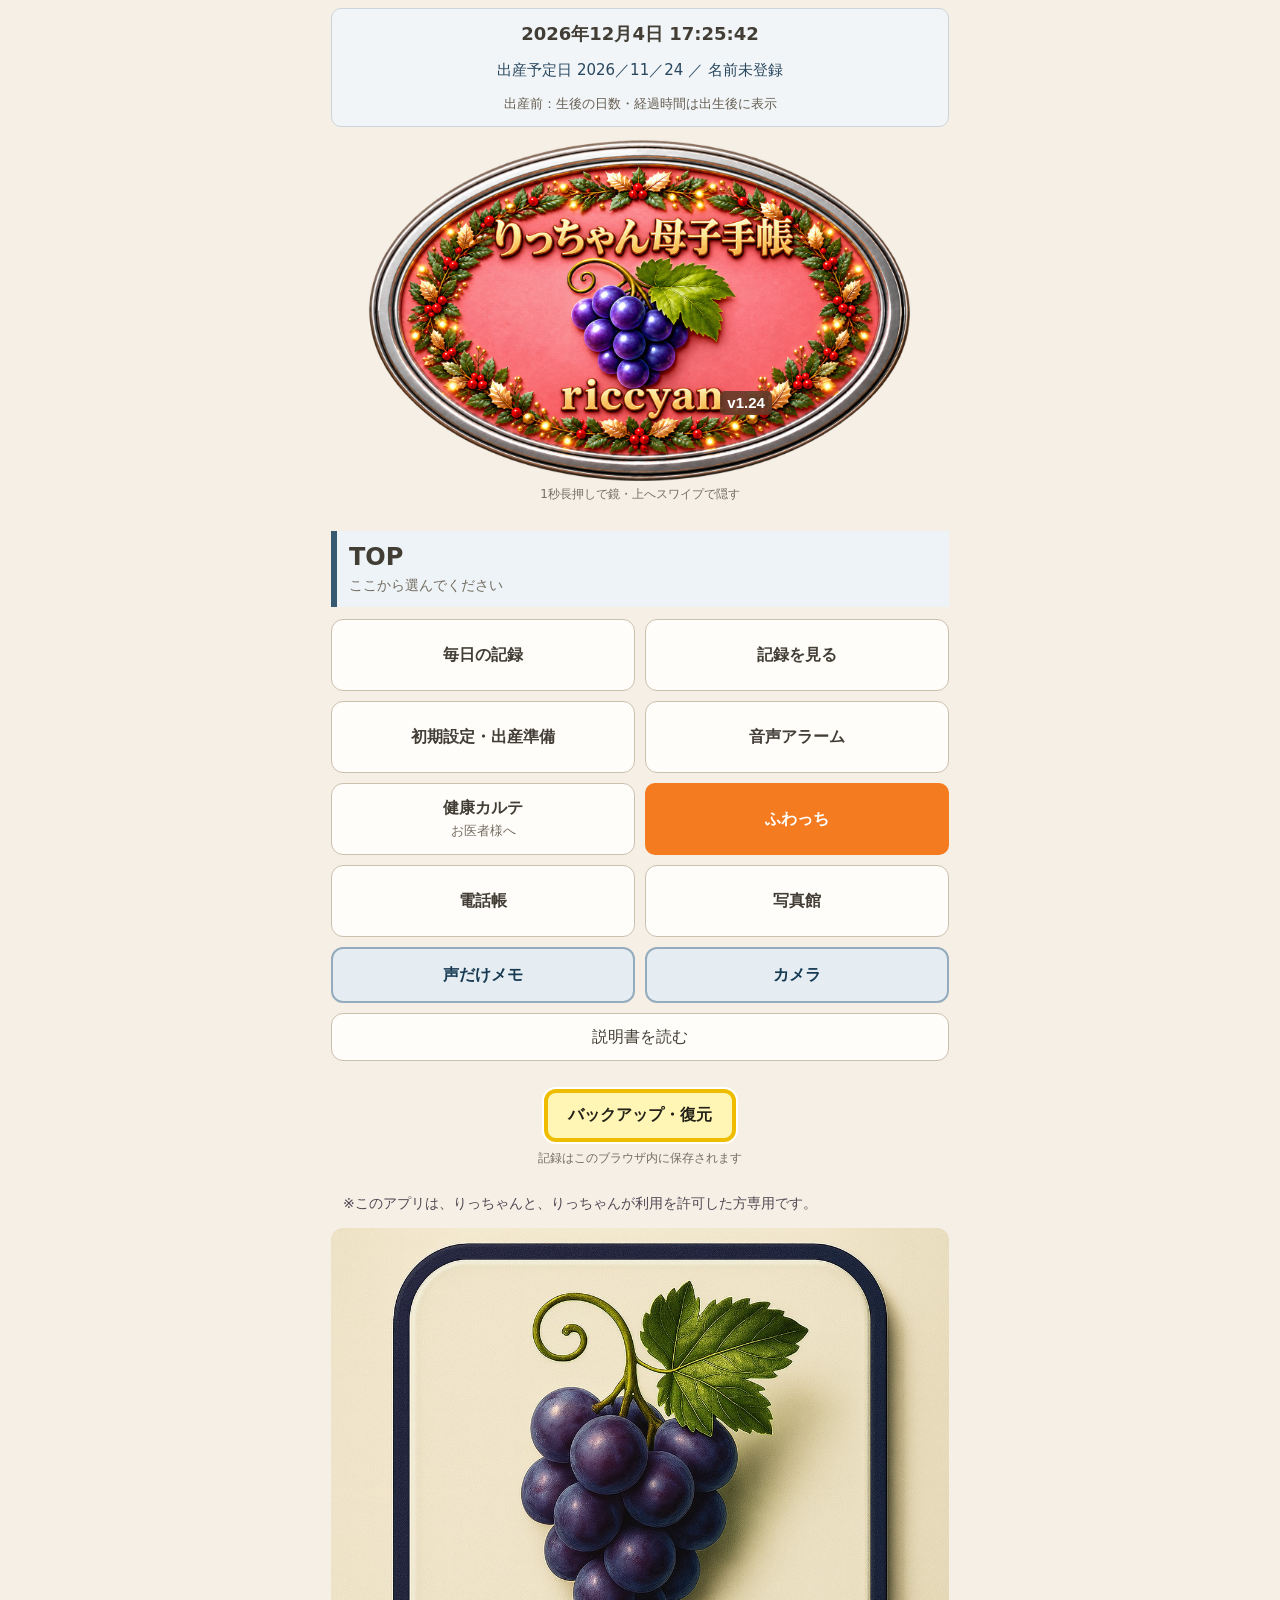
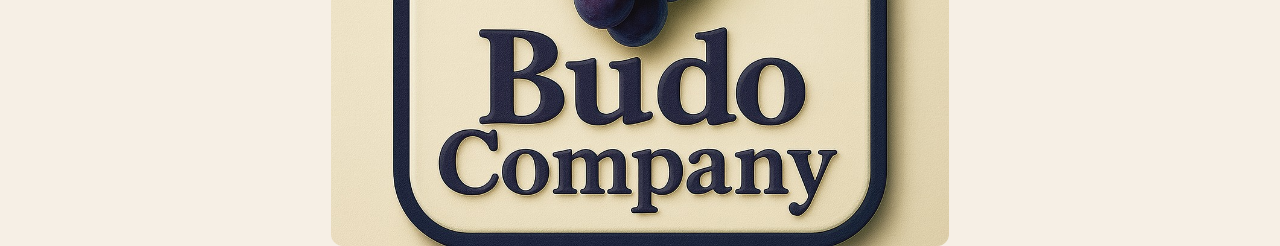
<file: index.html>
<!doctype html><html lang="ja"><meta charset="utf-8"><meta name="viewport" content="width=device-width,initial-scale=1,viewport-fit=cover"><meta name="theme-color" content="#f6efe5"><title>りっちゃん母子手帳</title><link rel="stylesheet" href="style.css?v=1.24"><body><main><button id="sign" class="sign" aria-label="りっちゃん母子手帳・1秒長押しで鏡"><img src="riccyan-sign-v1.02.png" alt="りっちゃん母子手帳 riccyan" width="1678" height="937"><small>1秒長押しで鏡・上へスワイプで隠す</small><span id="sign-version">v1.24</span></button><div id="clock-strip" role="group" aria-label="現在日時と出生からの経過時間"><div id="clock-now">時計を読み込み中…</div><small id="clock-age">出生日は設定から登録できます</small></div><nav id="nav"></nav><section id="view"></section><footer><button id="settings">設定・バックアップ</button><small>記録はこのブラウザ内に保存されます</small></footer></main><dialog id="dialog"></dialog><p id="status" role="status" aria-live="polite"></p><script src="core.js?v=1.24"></script><script src="expense-template.js?v=1.24"></script><script src="runtime.js?v=1.24"></script></body></html>
</file>
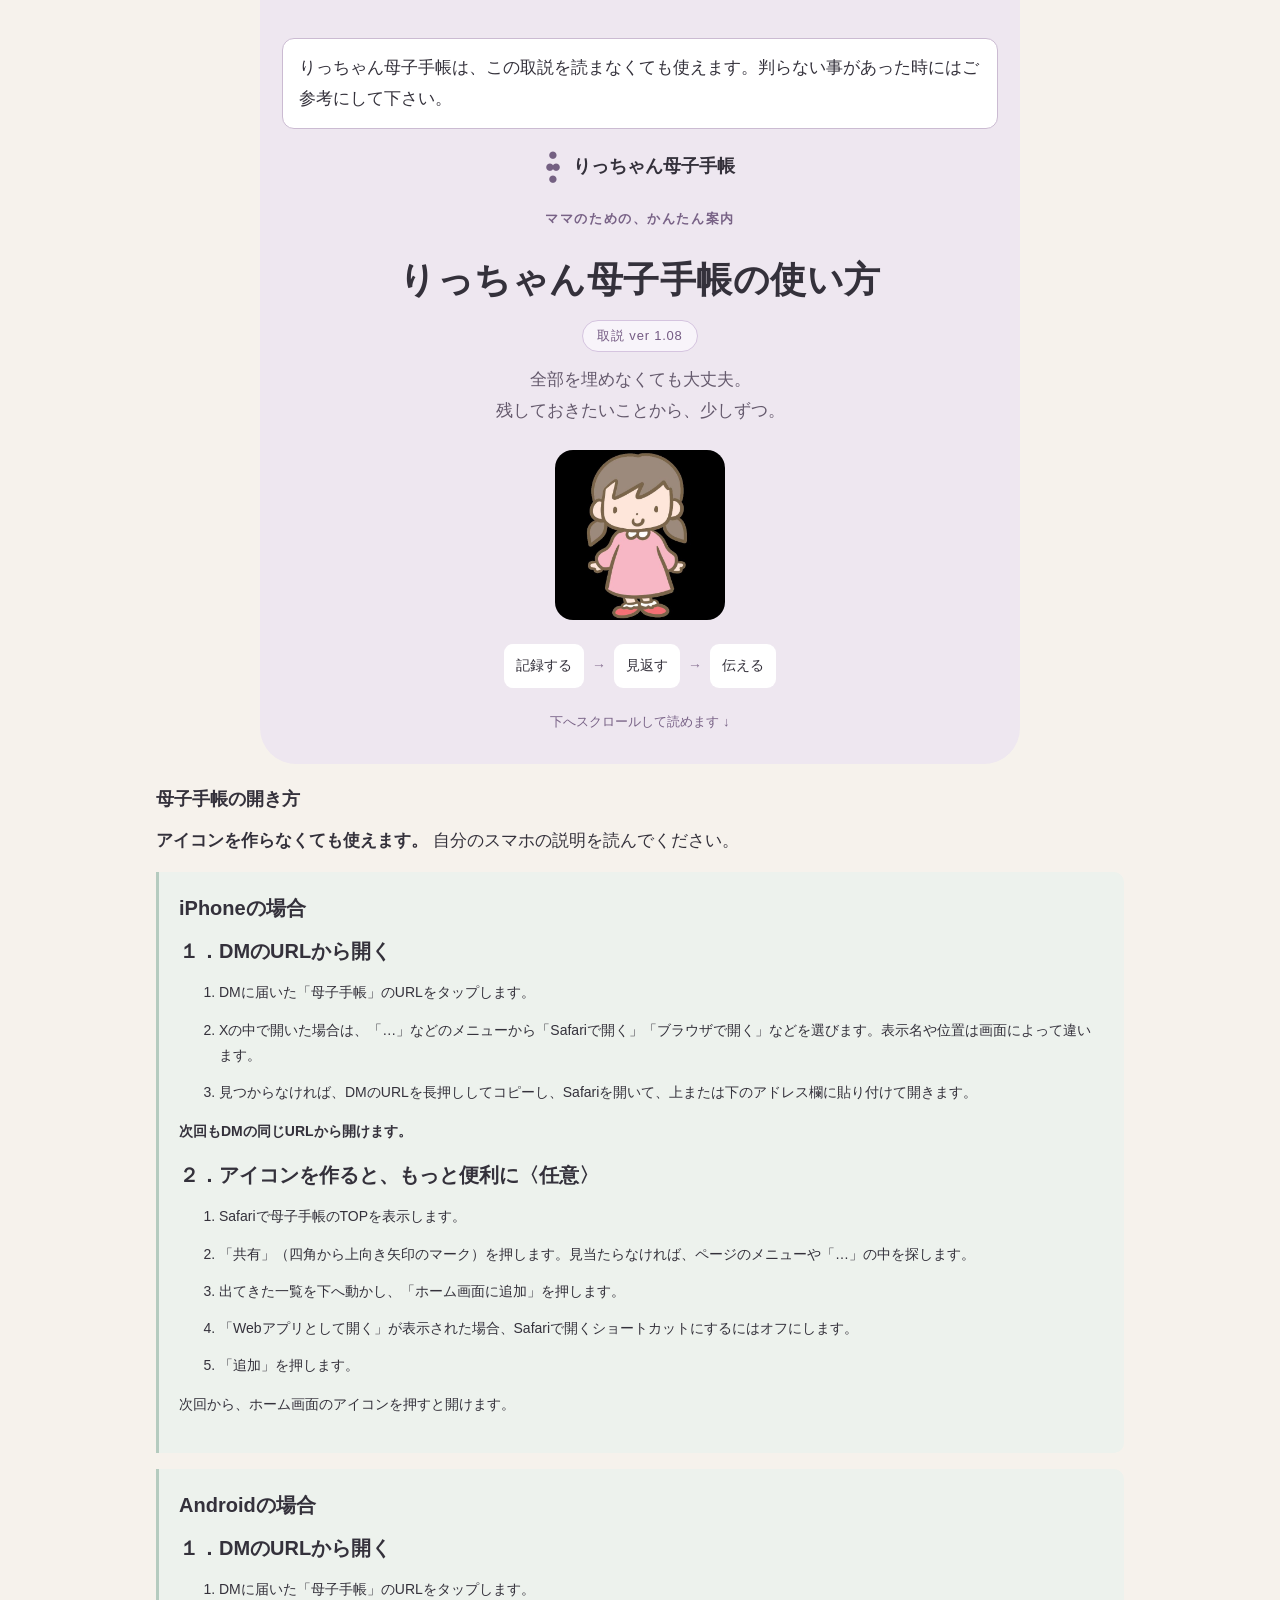
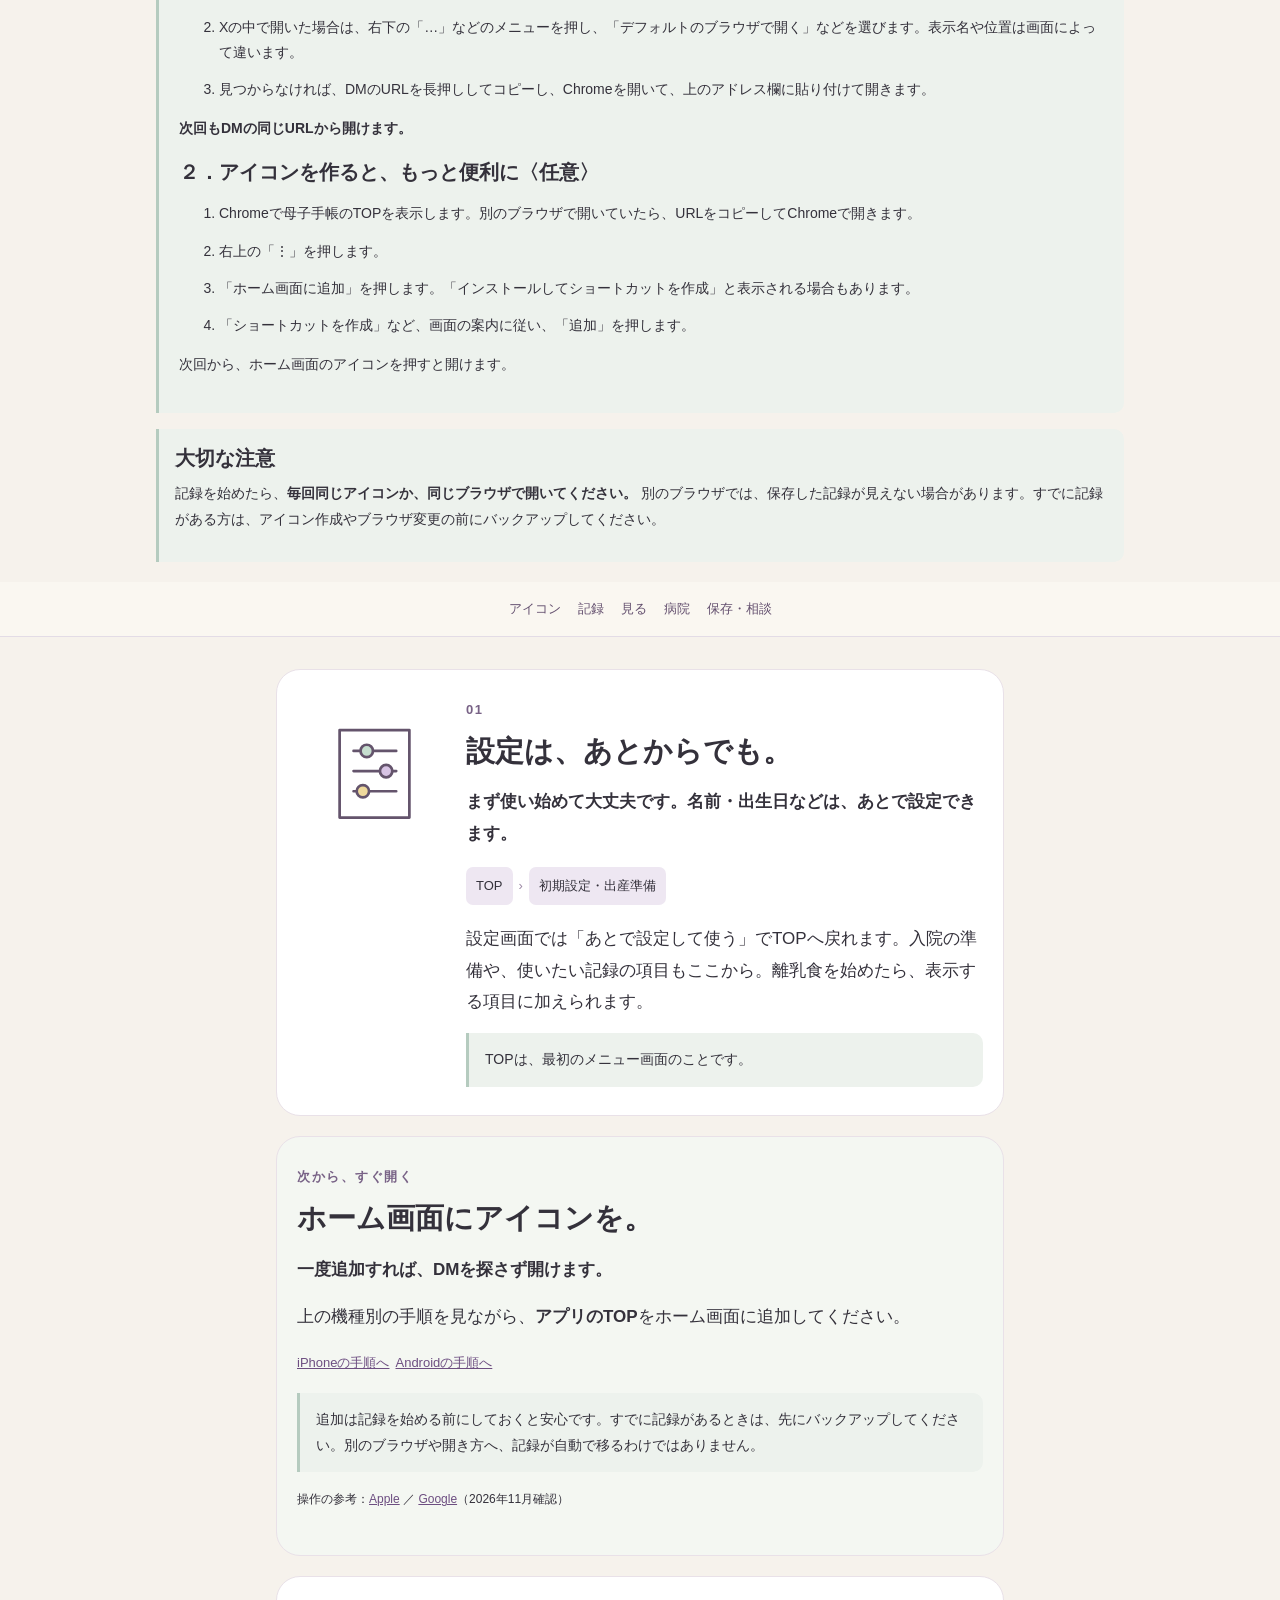
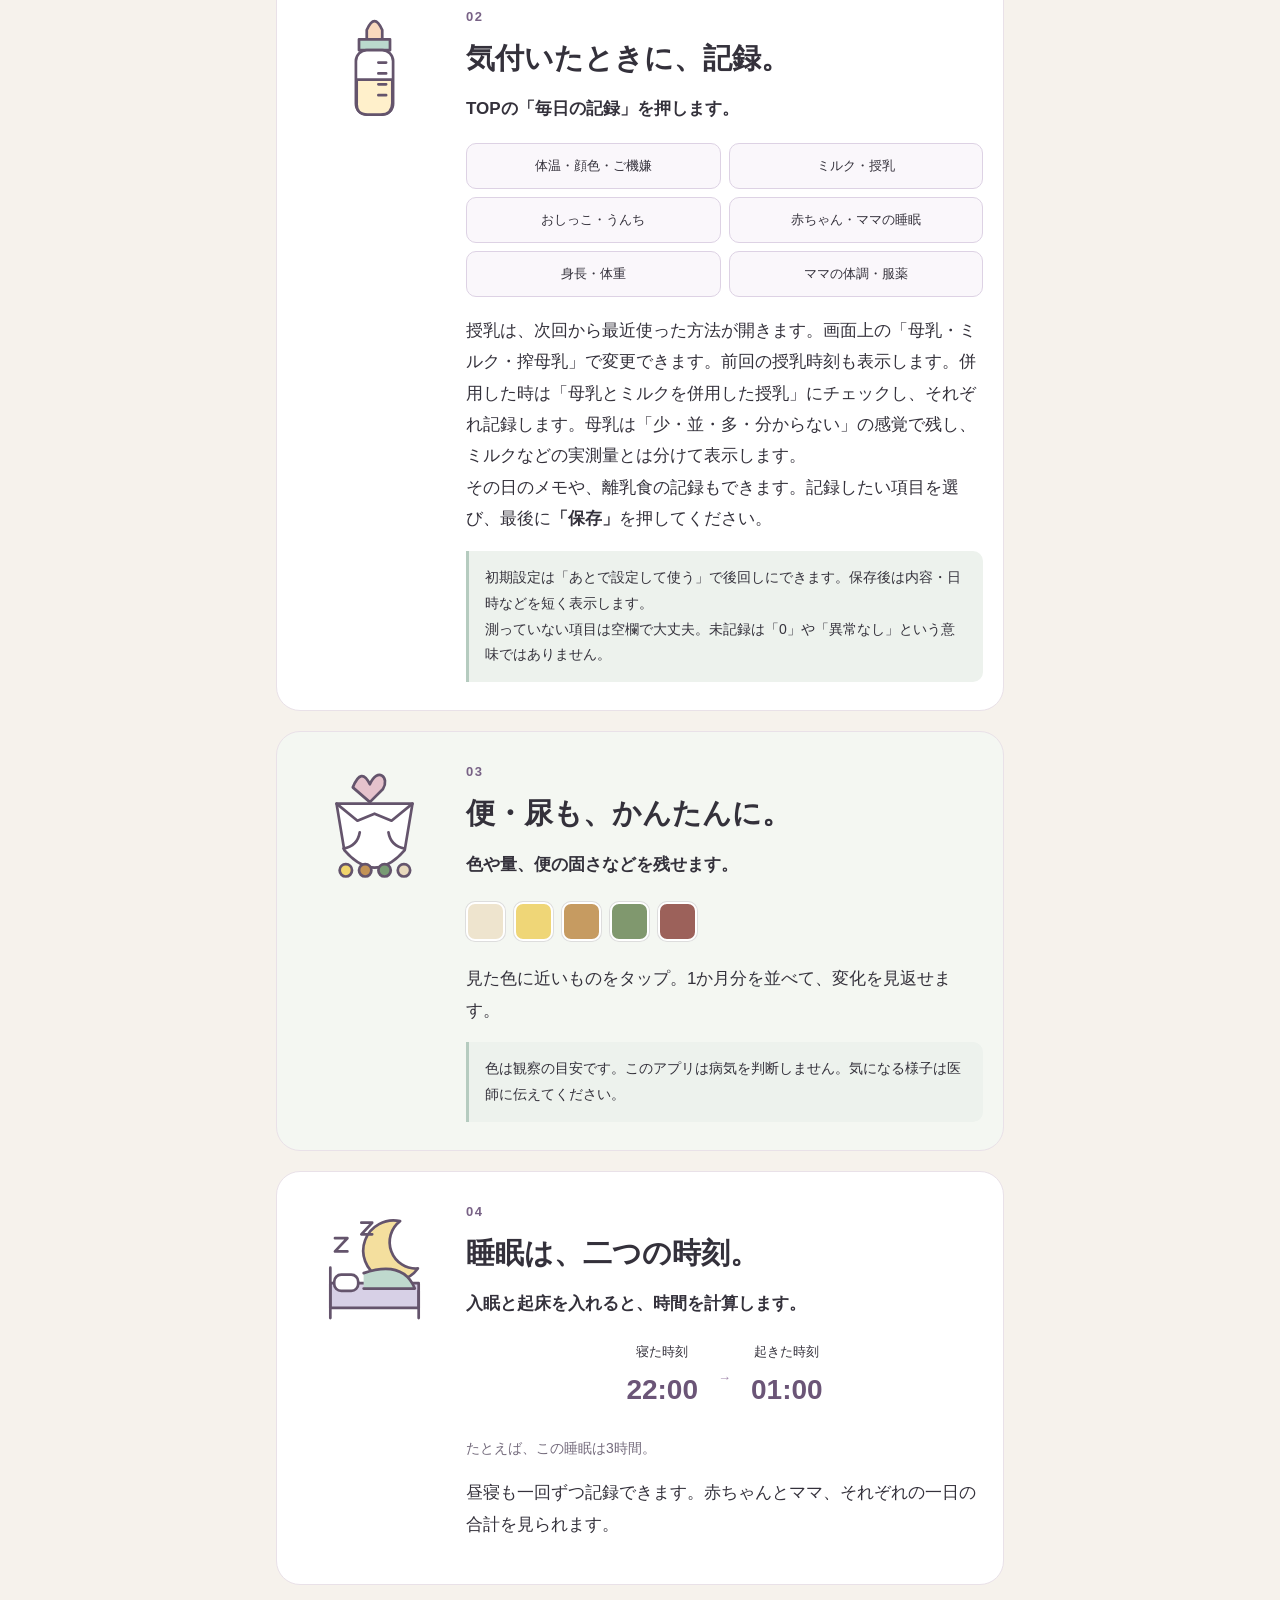
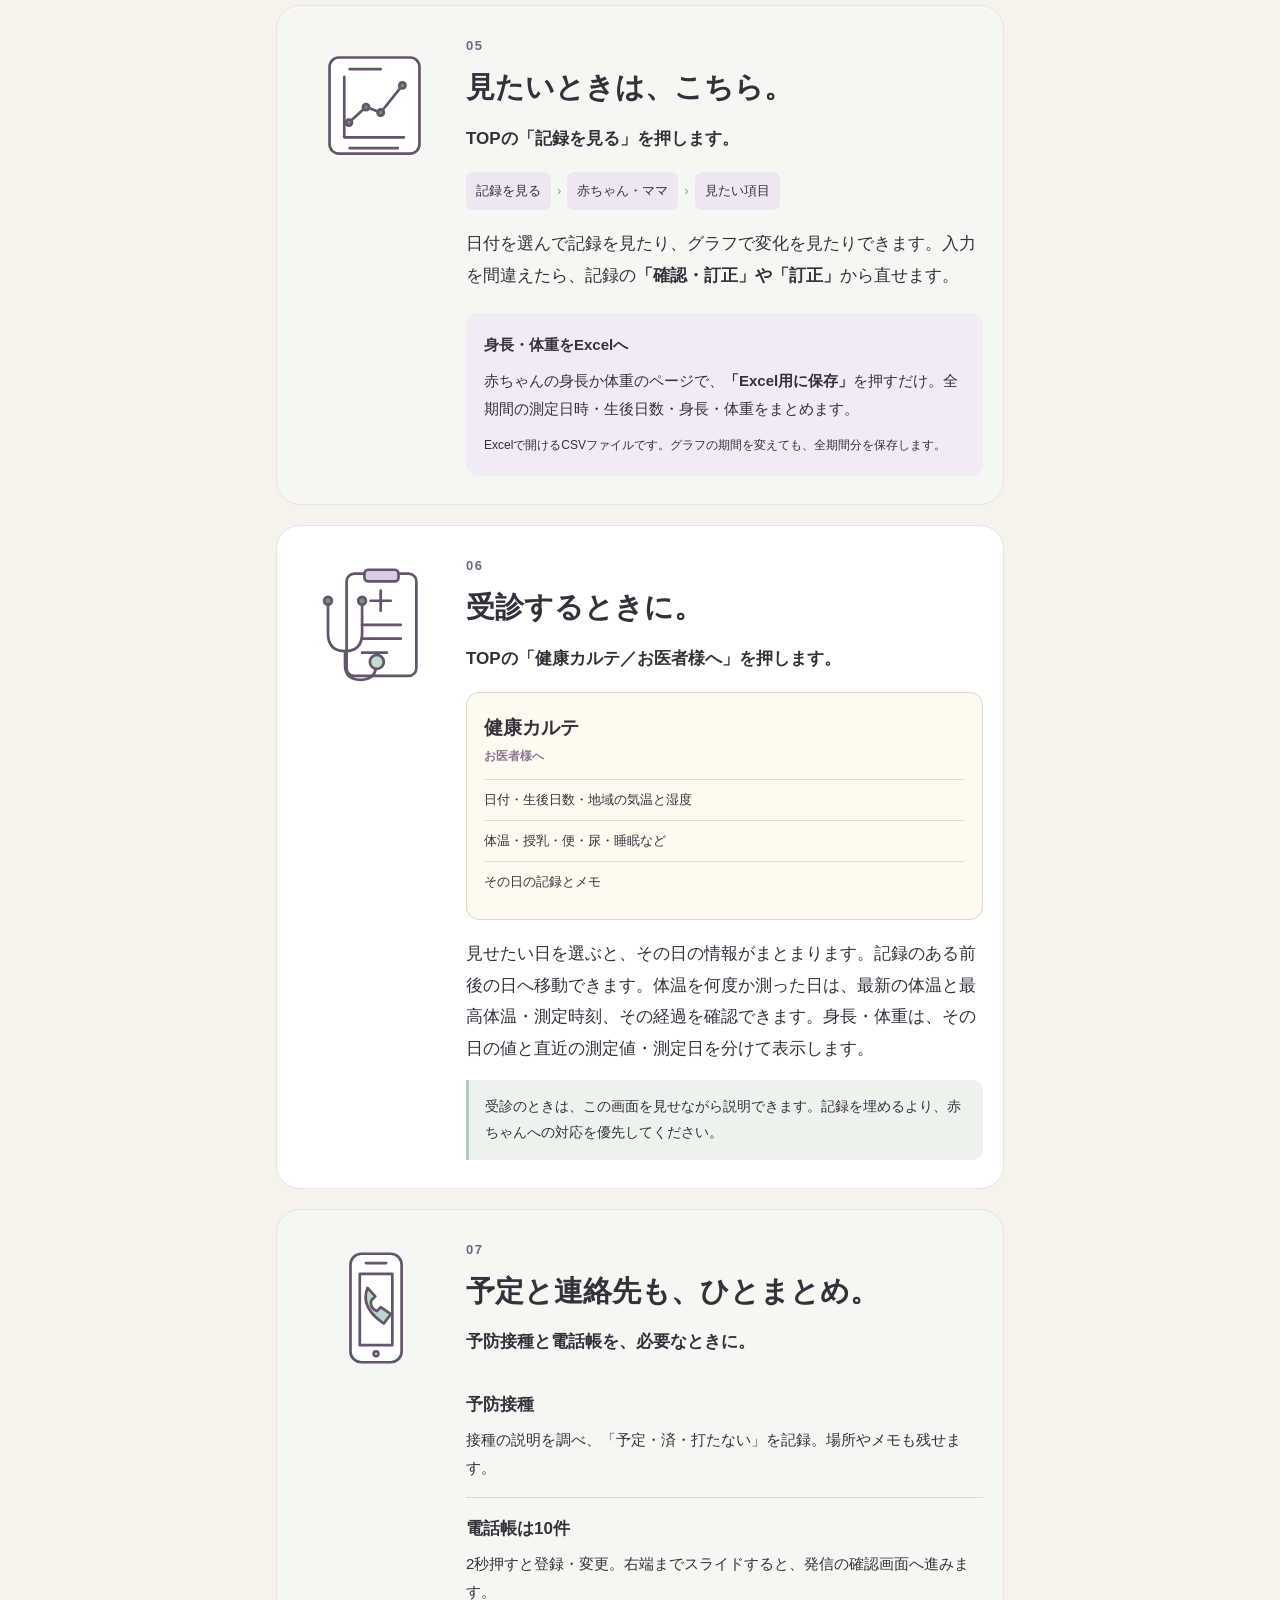
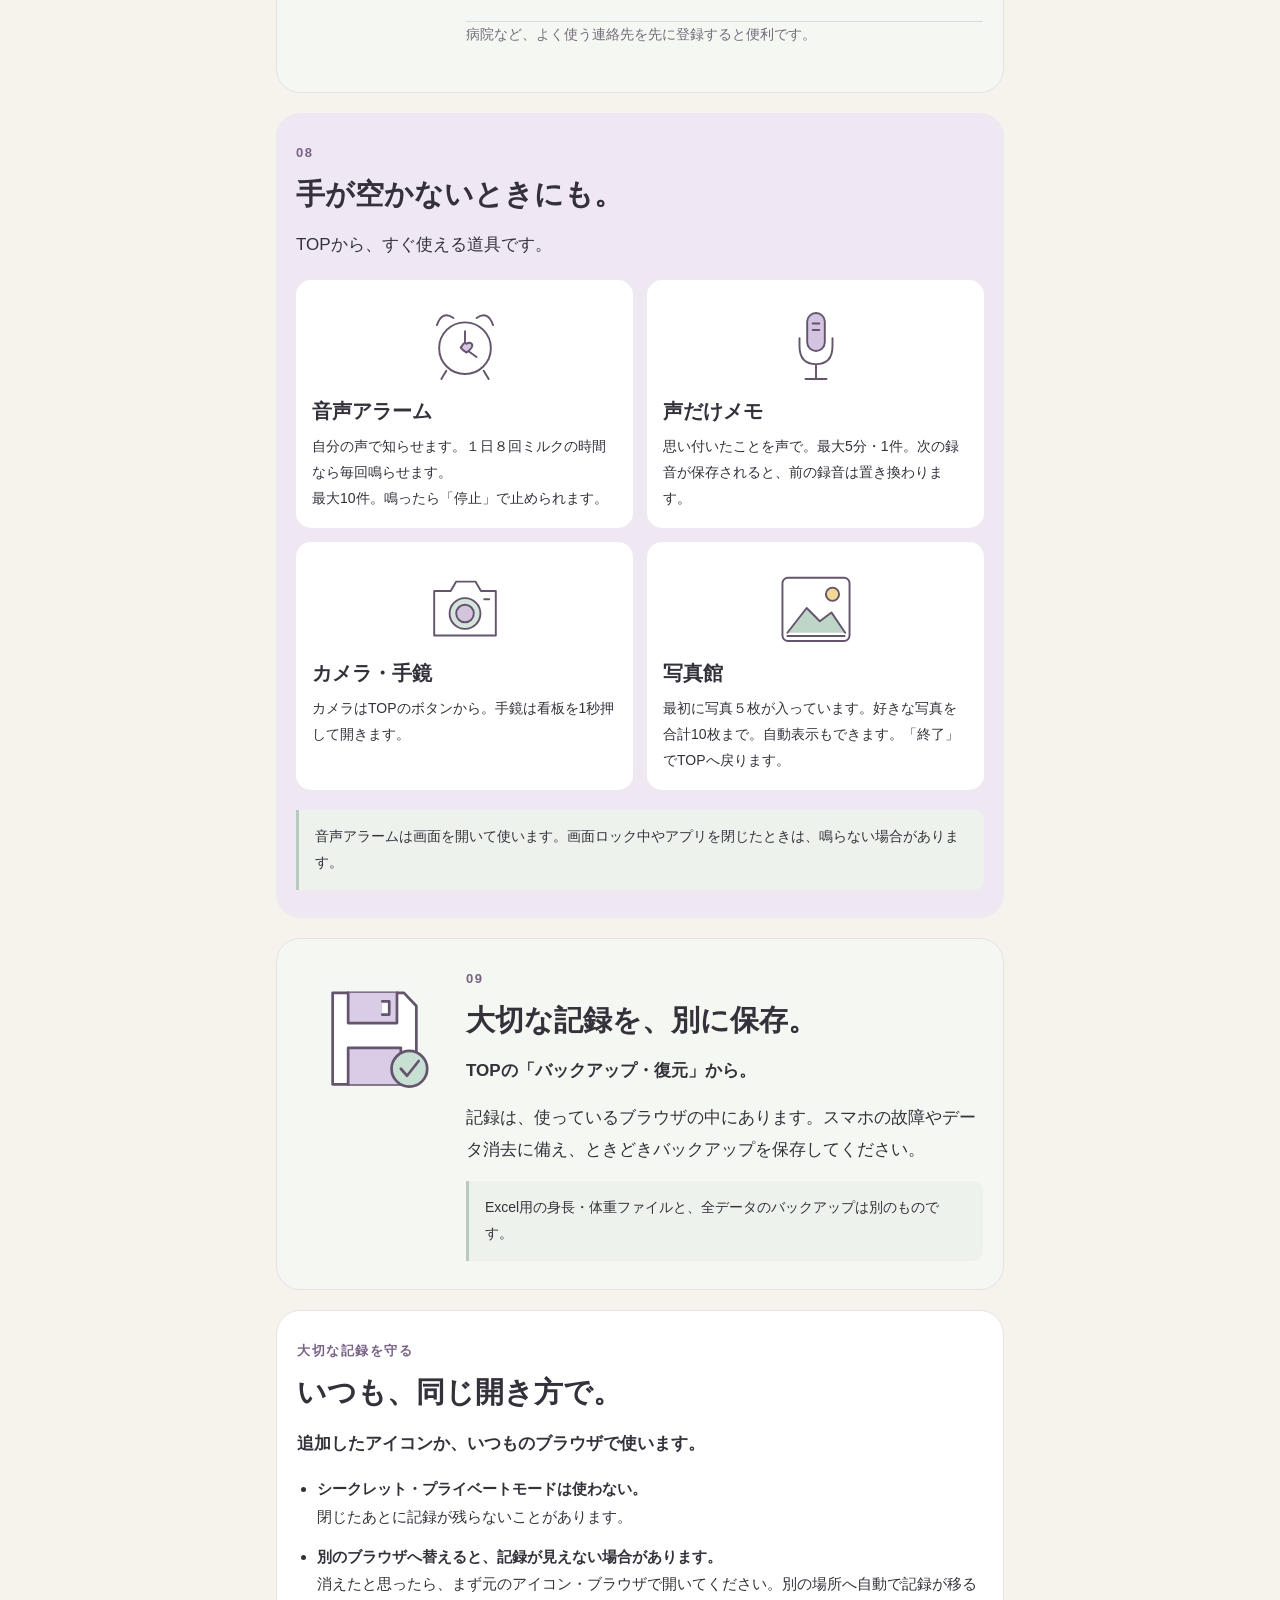
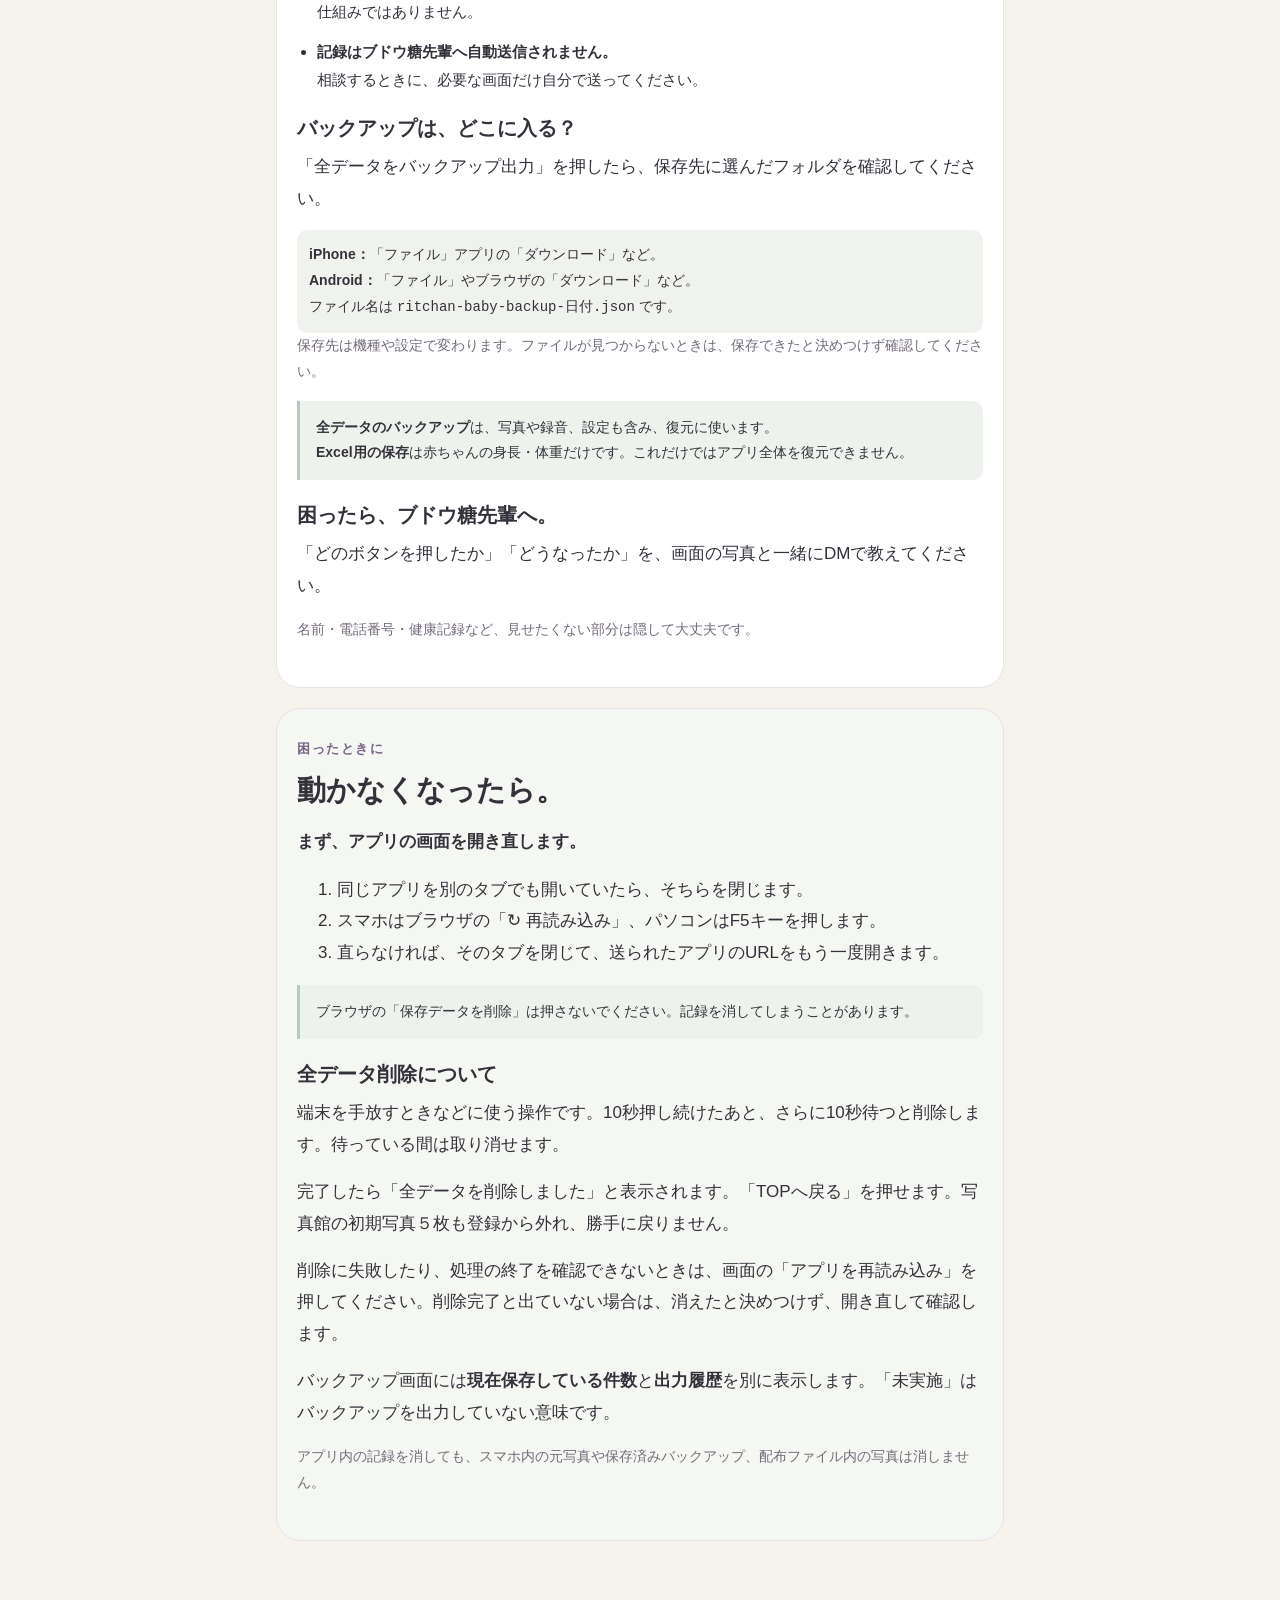
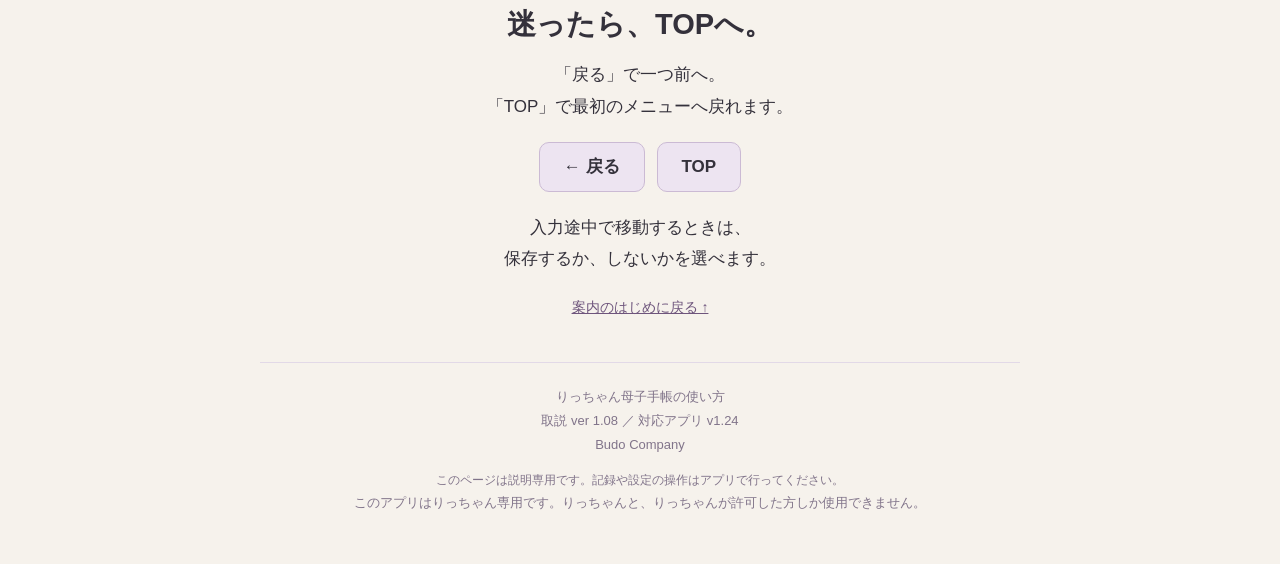
<file: ritchan-baby-guide.html>
<!doctype html>
<html lang="ja">
<head>
<meta charset="utf-8">
<meta name="viewport" content="width=device-width, initial-scale=1">
<meta name="theme-color" content="#eee7f0">
<title>りっちゃん母子手帳の使い方｜取説 ver 1.08</title>
<style>*{box-sizing:border-box}html{scroll-behavior:smooth;scroll-padding-top:68px}body{margin:0;background:#f6f2ec;color:#34313b;font-family:-apple-system,BlinkMacSystemFont,"Noto Sans JP","Yu Gothic",sans-serif;font-size:17px;line-height:1.85;overflow-wrap:anywhere}header,main,footer{max-width:760px;margin:auto}header{text-align:center;padding:38px 22px 30px;background:#eee7f0;border-radius:0 0 36px 36px}h1{font-size:clamp(25px,5.8vw,36px);line-height:1.6;letter-spacing:.015em;margin:20px 0 10px}h2{font-size:clamp(24px,5vw,29px);line-height:1.6;margin:0 0 12px}h3{font-size:20px;line-height:1.5;margin:0 0 8px}p{margin:0 0 16px}.brand{font-weight:700;font-size:18px;display:flex;align-items:center;justify-content:center;gap:12px}.grape{color:#746082;font-size:17px;line-height:.7;letter-spacing:-4px;margin-right:4px}.intro-label,.eyebrow{font-size:13px;font-weight:700;letter-spacing:.12em;color:#786286}.intro-label{margin-top:22px}.intro{color:#64596c}.ill{width:155px;height:140px;display:block;flex-shrink:0}header .ill{margin:auto;width:190px;height:171px}.flow{display:flex;gap:8px;align-items:center;justify-content:center;margin:12px 0 22px;font-size:14px}.flow span{white-space:nowrap;background:#fff;border-radius:9px;padding:9px 12px}.flow b{font-weight:400;color:#8a7495}.swipe{font-size:13px;color:#786286;margin:0}nav{position:sticky;top:0;z-index:2;display:flex;justify-content:center;gap:3px;background:#faf7f1f5;border-bottom:1px solid #e3dce6;padding:10px 6px;backdrop-filter:blur(8px)}nav a{white-space:nowrap;flex-shrink:0;padding:5px 7px;font-size:13px;text-decoration:none;color:#64506f;border-radius:12px}nav a:hover{background:#e7ddec}main{padding:12px 16px 0}.chapter{position:relative;display:flex;gap:14px;padding:28px 20px;margin:20px 0;background:#fff;border:1px solid #e9e1e8;border-radius:24px;scroll-margin-top:12px}.chapter:nth-child(even){background:#f4f7f2}.visual{position:relative;align-self:flex-start}.step{position:absolute;bottom:0;left:15px;font-size:12px;color:#a295a8;display:none}.copy{min-width:0;flex:1}.eyebrow{margin:0 0 6px}.lead{font-weight:650}.tip{font-size:14px;line-height:1.85;padding:14px 16px;border-left:3px solid #b5cbbf;background:#edf2ed;border-radius:0 10px 10px 0}.route{display:flex;flex-wrap:wrap;gap:6px;align-items:center;font-size:13px;margin:18px 0}.route span{background:#eee7f2;border-radius:7px;padding:7px 10px}.route i{font-style:normal;color:#9a86a3}.menu-sample{display:grid;grid-template-columns:1fr 1fr;gap:8px;font-size:13px;margin:18px 0}.menu-sample span{padding:10px 8px;border:1px solid #ddd2e4;border-radius:10px;text-align:center;background:#faf7fb}.swatches{display:flex;gap:9px;margin:22px 0}.swatches span{width:39px;height:39px;border-radius:9px;border:2px solid #fff;box-shadow:0 0 0 1px #ddd}.sleep-demo{display:flex;align-items:center;justify-content:center;gap:20px;font-size:13px;margin:20px 0;text-align:center}.sleep-demo b{font-size:28px;color:#6b5577}.sleep-demo i{font-style:normal;color:#a28aad}.example{font-size:14px;color:#746b7c}.export{padding:18px;background:#f2eaf5;border-radius:13px;margin-top:22px;font-size:15px}.export p{margin:8px 0}.export small{font-size:12px}.chart-preview{padding:17px;background:#fffaf0;border:1px solid #e0d6c4;border-radius:13px;margin:18px 0;font-size:13px}.chart-preview div{font-size:19px;font-weight:700;margin-bottom:12px}.chart-preview small{display:block;font-size:12px;color:#8c7696}.chart-preview p{border-top:1px solid #e8dece;margin:0;padding:8px 0}.mini{padding:15px 0;border-bottom:1px solid #ded9e1}.mini p{margin:6px 0 0;font-size:15px}.extras{padding:28px 20px;background:#efe8f2;border-radius:24px;margin:20px 0}.extra-grid{display:grid;grid-template-columns:minmax(0,1fr) minmax(0,1fr);gap:14px;margin:20px 0}.extra-grid article{min-width:0;background:#fff;padding:16px;border-radius:15px}.extra-grid .ill{margin:auto;max-width:100%;width:110px;height:100px}.extra-grid p{font-size:14px;margin:0}.finish{text-align:center;padding:40px 12px}.nav-demo{display:flex;justify-content:center;gap:12px;margin:20px}.nav-demo span{border:1px solid #cbbad4;background:#ede4f1;border-radius:10px;padding:8px 24px;font-weight:700}.finish a{font-size:14px;color:#6e557c}footer{text-align:center;padding:22px 24px 34px;color:#81748a;font-size:13px;border-top:1px solid #e2d9e7}footer small{display:block;font-size:12px;margin-top:12px}@media(max-width:560px){.chapter{display:block;padding:22px 20px}.visual{float:right;margin:-8px -10px 0 2px}.visual .ill{width:110px;height:99px}.copy>.eyebrow,.copy>h2{max-width:none}.copy>h2{clear:both;padding-top:10px}.copy>.lead{clear:both;padding-top:10px}.chapter::after{content:"";display:block;clear:both}.extra-grid{gap:10px}.extra-grid article{padding:13px}.extra-grid h3{font-size:17px}.extra-grid p{font-size:13px}}@media(prefers-reduced-motion:reduce){html{scroll-behavior:auto}}@media print{nav{position:static}.chapter,.extras{break-inside:avoid}body{font-size:12pt}.finish a{display:none}}.guide-girl{display:block;width:170px;height:170px;max-width:58vw;object-fit:contain;margin:24px auto;border-radius:18px}.guide-version{display:inline-block;font-size:13px;letter-spacing:.06em;border:1px solid #d5c4df;border-radius:18px;padding:3px 14px;color:#755b84;background:#f8f4fa;margin-bottom:12px}.phone-steps{margin:16px 0;padding:17px;background:#f3eef6;border-radius:14px}.phone-steps h3{font-size:19px}.phone-steps ol{padding-left:1.3em;font-size:15px}.phone-steps li{margin:8px 0}.share-symbol{display:inline-flex;align-items:center;justify-content:center;font-size:24px;border:1px solid #c5b7cf;width:32px;height:32px;border-radius:7px;background:#fff;color:#695275;vertical-align:middle}.support-steps{font-size:15px;padding-left:1.3em}.support-steps li{margin-bottom:12px}.file-example{font-size:14px;padding:12px;background:#f0f3ed;border-radius:10px}.ref-links{font-size:12px;margin-top:16px}.ref-links a{color:#776384}.chapter a{color:#6d4e81}.chapter h3{margin-top:20px}.opening-notes{max-width:1000px;margin:20px auto;padding:0 16px}.opening-notes>h2{font-size:1.15rem}.opening-notes article{margin:16px 0;padding:20px;text-align:left}.opening-notes li{margin:12px 0;line-height:1.8}.opening-notes article h2{font-size:1.25rem}.opening-notes p{line-height:1.8;overflow-wrap:anywhere}.optional-guide-note{padding:14px 16px;margin:0 0 20px;border:1px solid #cbbbd2;border-radius:12px;background:#fff;line-height:1.8;text-align:left}</style>
</head>
<body>
<header id="top">
<p class="optional-guide-note">りっちゃん母子手帳は、この取説を読まなくても使えます。判らない事があった時にはご参考にして下さい。</p>
<div class="brand">
<span class="grape">●<br>●●<br>●</span>りっちゃん母子手帳</div>
<p class="intro-label">ママのための、かんたん案内</p>
<h1>りっちゃん母子手帳の使い方</h1>
<p class="guide-version">取説 ver 1.08</p>
<p class="intro">全部を埋めなくても大丈夫。<br>残しておきたいことから、少しずつ。</p>
<img class="guide-girl" src="[data-uri]" alt="ピンクの服を着た女の子のイラスト" width="170" height="170">
<div class="flow">
<span>記録する</span>
<b>→</b>
<span>見返す</span>
<b>→</b>
<span>伝える</span>
</div>
<p class="swipe">下へスクロールして読めます ↓</p>
</header>
<section id="open-browser" class="opening-notes" aria-labelledby="open-browser-title">
<h2 id="open-browser-title">母子手帳の開き方</h2>
<p><strong>アイコンを作らなくても使えます。</strong> 自分のスマホの説明を読んでください。</p>
<article class="tip" id="iphone-start">
<h2>iPhoneの場合</h2>
<h3>１．DMのURLから開く</h3>
<ol>
<li>DMに届いた「母子手帳」のURLをタップします。</li>
<li>Xの中で開いた場合は、「…」などのメニューから「Safariで開く」「ブラウザで開く」などを選びます。表示名や位置は画面によって違います。</li>
<li>見つからなければ、DMのURLを長押ししてコピーし、Safariを開いて、上または下のアドレス欄に貼り付けて開きます。</li>
</ol>
<p><strong>次回もDMの同じURLから開けます。</strong></p>
<h3>２．アイコンを作ると、もっと便利に〈任意〉</h3>
<ol>
<li>Safariで母子手帳のTOPを表示します。</li>
<li>「共有」（四角から上向き矢印のマーク）を押します。見当たらなければ、ページのメニューや「…」の中を探します。</li>
<li>出てきた一覧を下へ動かし、「ホーム画面に追加」を押します。</li>
<li>「Webアプリとして開く」が表示された場合、Safariで開くショートカットにするにはオフにします。</li>
<li>「追加」を押します。</li>
</ol>
<p>次回から、ホーム画面のアイコンを押すと開けます。</p>
</article>
<article class="tip" id="android-start">
<h2>Androidの場合</h2>
<h3>１．DMのURLから開く</h3>
<ol>
<li>DMに届いた「母子手帳」のURLをタップします。</li>
<li>Xの中で開いた場合は、右下の「…」などのメニューを押し、「デフォルトのブラウザで開く」などを選びます。表示名や位置は画面によって違います。</li>
<li>見つからなければ、DMのURLを長押ししてコピーし、Chromeを開いて、上のアドレス欄に貼り付けて開きます。</li>
</ol>
<p><strong>次回もDMの同じURLから開けます。</strong></p>
<h3>２．アイコンを作ると、もっと便利に〈任意〉</h3>
<ol>
<li>Chromeで母子手帳のTOPを表示します。別のブラウザで開いていたら、URLをコピーしてChromeで開きます。</li>
<li>右上の「⋮」を押します。</li>
<li>「ホーム画面に追加」を押します。「インストールしてショートカットを作成」と表示される場合もあります。</li>
<li>「ショートカットを作成」など、画面の案内に従い、「追加」を押します。</li>
</ol>
<p>次回から、ホーム画面のアイコンを押すと開けます。</p>
</article>
<div class="tip"><h3>大切な注意</h3><p>記録を始めたら、<strong>毎回同じアイコンか、同じブラウザで開いてください。</strong> 別のブラウザでは、保存した記録が見えない場合があります。すでに記録がある方は、アイコン作成やブラウザ変更の前にバックアップしてください。</p></div>
</section>
<nav aria-label="案内の目次">
<a href="#home-icon">アイコン</a>
<a href="#daily">記録</a>
<a href="#review">見る</a>
<a href="#doctor">病院</a>
<a href="#safe-use">保存・相談</a>
</nav>
<main>
<section id="start" class="chapter">
<div class="visual">
<svg class="ill" viewBox="0 0 200 180" aria-hidden="true">
<g stroke="#64546c" stroke-width="3.5" stroke-linecap="round" stroke-linejoin="round" fill="none">
<path d="M55 41h90v113H55z" fill="#fff"/>
<path d="M73 68h55m-55 26h55m-55 26h55"/>
<circle cx="90" cy="68" r="8" fill="#c6decf"/>
<circle cx="115" cy="94" r="8" fill="#d7c3e4"/>
<circle cx="85" cy="120" r="8" fill="#efd99c"/>
</g>
</svg>
<span class="step">01</span>
</div>
<div class="copy">
<p class="eyebrow">01</p>
<h2>設定は、あとからでも。</h2>
<p class="lead">まず使い始めて大丈夫です。名前・出生日などは、あとで設定できます。</p>
<div class="route">
<span>TOP</span>
<i>›</i>
<span>初期設定・出産準備</span>
</div>
<p>設定画面では「あとで設定して使う」でTOPへ戻れます。入院の準備や、使いたい記録の項目もここから。離乳食を始めたら、表示する項目に加えられます。</p>
<div class="tip">TOPは、最初のメニュー画面のことです。</div>
</div>
</section>
<section class="chapter" id="home-icon"><div class="copy"><p class="eyebrow">次から、すぐ開く</p><h2>ホーム画面にアイコンを。</h2><p class="lead">一度追加すれば、DMを探さず開けます。</p><p>上の機種別の手順を見ながら、<strong>アプリのTOP</strong>をホーム画面に追加してください。</p><div class="route"><a href="#iphone-start">iPhoneの手順へ</a><a href="#android-start">Androidの手順へ</a></div><div class="tip">追加は記録を始める前にしておくと安心です。すでに記録があるときは、先にバックアップしてください。別のブラウザや開き方へ、記録が自動で移るわけではありません。</div><p class="ref-links">操作の参考：<a href="https://support.apple.com/ja-jp/guide/iphone/iph42ab2f3a7/ios" target="_blank" rel="noopener">Apple</a> ／ <a href="https://support.google.com/chrome/answer/15085120?co=GENIE.Platform%3DAndroid&amp;hl=ja" target="_blank" rel="noopener">Google</a>（2026年11月確認）</p></div></section>
<section id="daily" class="chapter">
<div class="visual">
<svg class="ill" viewBox="0 0 200 180" aria-hidden="true">
<g stroke="#64546c" stroke-width="3.5" stroke-linecap="round" stroke-linejoin="round" fill="none">
<path d="M90 32q10-23 20 0v12H90z" fill="#f9d9bd"/>
<path d="M80 44h40v14H80z" fill="#bad9cd"/>
<rect x="76" y="58" width="48" height="83" rx="14" fill="#fff"/>
<path d="M77 96h46v30q0 15-15 15H91q-15 0-14-15z" fill="#fff0cb"/>
<path d="M105 74h10m-10 14h10m-10 14h10m-10 14h10"/>
</g>
</svg>
<span class="step">02</span>
</div>
<div class="copy">
<p class="eyebrow">02</p>
<h2>気付いたときに、記録。</h2>
<p class="lead">TOPの「毎日の記録」を押します。</p>
<div class="menu-sample">
<span>体温・顔色・ご機嫌</span>
<span>ミルク・授乳</span>
<span>おしっこ・うんち</span>
<span>赤ちゃん・ママの睡眠</span>
<span>身長・体重</span>
<span>ママの体調・服薬</span>
</div>
<p>授乳は、次回から最近使った方法が開きます。画面上の「母乳・ミルク・搾母乳」で変更できます。前回の授乳時刻も表示します。併用した時は「母乳とミルクを併用した授乳」にチェックし、それぞれ記録します。母乳は「少・並・多・分からない」の感覚で残し、ミルクなどの実測量とは分けて表示します。<br>その日のメモや、離乳食の記録もできます。記録したい項目を選び、最後に<strong>「保存」</strong>を押してください。</p>
<div class="tip">初期設定は「あとで設定して使う」で後回しにできます。保存後は内容・日時などを短く表示します。<br>測っていない項目は空欄で大丈夫。未記録は「0」や「異常なし」という意味ではありません。</div>
</div>
</section>
<section id="diaper" class="chapter">
<div class="visual">
<svg class="ill" viewBox="0 0 200 180" aria-hidden="true">
<g stroke="#64546c" stroke-width="3.5" stroke-linecap="round" stroke-linejoin="round" fill="none">
<path d="M51 56h98l-10 60q-39 45-78 0z" fill="#fff"/>
<path d="M51 56l27 22 22-9 22 9 27-22M60 114q18-3 21-21m58 21q-18-3-21-21"/>
<path d="M72 35q11-27 22-4c10-23 26-9 17 6l-17 17z" fill="#e5c2cc"/>
<circle cx="63" cy="142" r="8" fill="#f1d56c"/>
<circle cx="88" cy="142" r="8" fill="#c39356"/>
<circle cx="113" cy="142" r="8" fill="#789b74"/>
<circle cx="138" cy="142" r="8" fill="#e8d9bd"/>
</g>
</svg>
<span class="step">03</span>
</div>
<div class="copy">
<p class="eyebrow">03</p>
<h2>便・尿も、かんたんに。</h2>
<p class="lead">色や量、便の固さなどを残せます。</p>
<div class="swatches" aria-label="色を選ぶイメージ">
<span style="background:#eee4ce">
</span>
<span style="background:#efd677">
</span>
<span style="background:#c69b61">
</span>
<span style="background:#80986e">
</span>
<span style="background:#9c615a">
</span>
</div>
<p>見た色に近いものをタップ。1か月分を並べて、変化を見返せます。</p>
<div class="tip">色は観察の目安です。このアプリは病気を判断しません。気になる様子は医師に伝えてください。</div>
</div>
</section>
<section id="sleep" class="chapter">
<div class="visual">
<svg class="ill" viewBox="0 0 200 180" aria-hidden="true">
<g stroke="#64546c" stroke-width="3.5" stroke-linecap="round" stroke-linejoin="round" fill="none">
<path d="M133 27a39 39 0 1 0 23 61 34 34 0 0 1-23-61" fill="#f4df9e"/>
<path d="M43 107h114v32H43z" fill="#d7d0e6"/>
<path d="M43 87v65m114-35v35"/>
<rect x="48" y="96" width="31" height="21" rx="9" fill="#fff"/>
<path d="M86 94q51-17 66 20H86" fill="#bfd9ce"/>
<path d="M49 49h16L49 66h16m18-37h14L83 44h14"/>
</g>
</svg>
<span class="step">04</span>
</div>
<div class="copy">
<p class="eyebrow">04</p>
<h2>睡眠は、二つの時刻。</h2>
<p class="lead">入眠と起床を入れると、時間を計算します。</p>
<div class="sleep-demo">
<span>寝た時刻<br>
<b>22:00</b>
</span>
<i>→</i>
<span>起きた時刻<br>
<b>01:00</b>
</span>
</div>
<p class="example">たとえば、この睡眠は3時間。</p>
<p>昼寝も一回ずつ記録できます。赤ちゃんとママ、それぞれの一日の合計を見られます。</p>
</div>
</section>
<section id="review" class="chapter">
<div class="visual">
<svg class="ill" viewBox="0 0 200 180" aria-hidden="true">
<g stroke="#64546c" stroke-width="3.5" stroke-linecap="round" stroke-linejoin="round" fill="none">
<rect x="42" y="30" width="116" height="124" rx="12" fill="#fff"/>
<path d="M61 55v78h77M67 114l22-20 19 7 28-35"/>
<circle cx="67" cy="114" r="4" fill="#6d947e"/>
<circle cx="89" cy="94" r="4" fill="#6d947e"/>
<circle cx="108" cy="101" r="4" fill="#6d947e"/>
<circle cx="136" cy="66" r="4" fill="#6d947e"/>
<path d="M68 45h40m-40 102h62"/>
</g>
</svg>
<span class="step">05</span>
</div>
<div class="copy">
<p class="eyebrow">05</p>
<h2>見たいときは、こちら。</h2>
<p class="lead">TOPの「記録を見る」を押します。</p>
<div class="route">
<span>記録を見る</span>
<i>›</i>
<span>赤ちゃん・ママ</span>
<i>›</i>
<span>見たい項目</span>
</div>
<p>日付を選んで記録を見たり、グラフで変化を見たりできます。入力を間違えたら、記録の<strong>「確認・訂正」や「訂正」</strong>から直せます。</p>
<div class="export">
<b>身長・体重をExcelへ</b>
<p>赤ちゃんの身長か体重のページで、<strong>「Excel用に保存」</strong>を押すだけ。全期間の測定日時・生後日数・身長・体重をまとめます。</p>
<small>Excelで開けるCSVファイルです。グラフの期間を変えても、全期間分を保存します。</small>
</div>
</div>
</section>
<section id="doctor" class="chapter">
<div class="visual">
<svg class="ill" viewBox="0 0 200 180" aria-hidden="true">
<g stroke="#64546c" stroke-width="3.5" stroke-linecap="round" stroke-linejoin="round" fill="none">
<rect x="64" y="25" width="90" height="132" rx="10" fill="#fff"/>
<rect x="87" y="20" width="44" height="15" rx="5" fill="#d8cce5"/>
<path d="M108 47v26m-13-13h26M84 91h50m-50 18h50m-50 18h32"/>
<path d="M40 61v41q0 23 22 23t22-23V61"/>
<circle cx="40" cy="60" r="5" fill="#6d947e"/>
<circle cx="84" cy="60" r="5" fill="#6d947e"/>
<path d="M62 125v18q0 19 20 19t20-19"/>
<circle cx="103" cy="139" r="9" fill="#c4dbcf"/>
</g>
</svg>
<span class="step">06</span>
</div>
<div class="copy">
<p class="eyebrow">06</p>
<h2>受診するときに。</h2>
<p class="lead">TOPの「健康カルテ／お医者様へ」を押します。</p>
<div class="chart-preview">
<div>健康カルテ <small>お医者様へ</small>
</div>
<p>日付・生後日数・地域の気温と湿度</p>
<p>体温・授乳・便・尿・睡眠など</p>
<p>その日の記録とメモ</p>
</div>
<p>見せたい日を選ぶと、その日の情報がまとまります。記録のある前後の日へ移動できます。体温を何度か測った日は、最新の体温と最高体温・測定時刻、その経過を確認できます。身長・体重は、その日の値と直近の測定値・測定日を分けて表示します。</p>
<div class="tip">受診のときは、この画面を見せながら説明できます。記録を埋めるより、赤ちゃんへの対応を優先してください。</div>
</div>
</section>
<section id="vaccine" class="chapter">
<div class="visual">
<svg class="ill" viewBox="0 0 200 180" aria-hidden="true">
<g stroke="#64546c" stroke-width="3.5" stroke-linecap="round" stroke-linejoin="round" fill="none">
<rect x="69" y="20" width="66" height="140" rx="14" fill="#fff"/>
<path d="M89 32h26m-34 14h42v92H81z"/>
<circle cx="102" cy="149" r="3"/>
<path d="M91 64q-10 25 21 46l9-12-13-9-5 5q-10-5-7-14l5-5z" fill="#bad9cd"/>
</g>
</svg>
<span class="step">07</span>
</div>
<div class="copy">
<p class="eyebrow">07</p>
<h2>予定と連絡先も、ひとまとめ。</h2>
<p class="lead">予防接種と電話帳を、必要なときに。</p>
<div class="mini">
<b>予防接種</b>
<p>接種の説明を調べ、「予定・済・打たない」を記録。場所やメモも残せます。</p>
</div>
<div class="mini">
<b>電話帳は10件</b>
<p>2秒押すと登録・変更。右端までスライドすると、発信の確認画面へ進みます。</p>
</div>
<p class="example">病院など、よく使う連絡先を先に登録すると便利です。</p>
</div>
</section>
<section id="help" class="extras">
<p class="eyebrow">08</p>
<h2>手が空かないときにも。</h2>
<p>TOPから、すぐ使える道具です。</p>
<div class="extra-grid">
<article>
<svg class="ill" viewBox="0 0 200 180" aria-hidden="true">
<g stroke="#64546c" stroke-width="3.5" stroke-linecap="round" stroke-linejoin="round" fill="none">
<circle cx="100" cy="94" r="47" fill="#fff"/>
<path d="M100 63v32l21 15M66 135l-9 15m77-15 9 15M49 52q9-27 30-13m42 0q21-14 30 13"/>
<path d="M94 91q4-9 9-5 5-4 9 0 5 5-9 16-15-10-9-11" fill="#d9c5e4"/>
</g>
</svg>
<h3>音声アラーム</h3>
<p>自分の声で知らせます。１日８回ミルクの時間なら毎回鳴らせます。<br>最大10件。鳴ったら「停止」で止められます。</p>
</article>
<article>
<svg class="ill" viewBox="0 0 200 180" aria-hidden="true">
<g stroke="#64546c" stroke-width="3.5" stroke-linecap="round" stroke-linejoin="round" fill="none">
<rect x="84" y="30" width="32" height="69" rx="16" fill="#d5c3e3"/>
<path d="M70 76v14q0 33 30 33t30-33V76m-30 47v27m-19 0h38"/>
<path d="M94 49h12m-12 12h12"/>
</g>
</svg>
<h3>声だけメモ</h3>
<p>思い付いたことを声で。最大5分・1件。次の録音が保存されると、前の録音は置き換わります。</p>
</article>
<article>
<svg class="ill" viewBox="0 0 200 180" aria-hidden="true">
<g stroke="#64546c" stroke-width="3.5" stroke-linecap="round" stroke-linejoin="round" fill="none">
<path d="M44 59h30l10-17h35l10 17h27v81H44z" fill="#fff"/>
<circle cx="100" cy="100" r="28" fill="#d5e5dd"/>
<circle cx="100" cy="100" r="16" fill="#d4c5df"/>
<path d="M135 74h9"/>
</g>
</svg>
<h3>カメラ・手鏡</h3>
<p>カメラはTOPのボタンから。手鏡は看板を1秒押して開きます。</p>
</article>
<article>
<svg class="ill" viewBox="0 0 200 180" aria-hidden="true">
<g stroke="#64546c" stroke-width="3.5" stroke-linecap="round" stroke-linejoin="round" fill="none">
<rect x="39" y="35" width="122" height="115" rx="10" fill="#fff"/>
<path d="M48 135l35-45 24 24 21-16 25 37" fill="#bed6c8"/>
<circle cx="130" cy="65" r="12" fill="#f2d795"/>
<path d="M48 141h104"/>
</g>
</svg>
<h3>写真館</h3>
<p>最初に写真５枚が入っています。好きな写真を合計10枚まで。自動表示もできます。「終了」でTOPへ戻ります。</p>
</article>
</div>
<div class="tip">音声アラームは画面を開いて使います。画面ロック中やアプリを閉じたときは、鳴らない場合があります。</div>
</section>
<section id="backup" class="chapter">
<div class="visual">
<svg class="ill" viewBox="0 0 200 180" aria-hidden="true">
<g stroke="#64546c" stroke-width="3.5" stroke-linecap="round" stroke-linejoin="round" fill="none">
<path d="M50 33h88l16 17v101H46V33z" fill="#fff"/>
<path d="M66 33v39h63V33M66 151v-47h68v47" fill="#d9cce6"/>
<path d="M110 44h9v17h-9" fill="#fff"/>
<circle cx="145" cy="131" r="23" fill="#c7e0d3"/>
<path d="M134 131l8 9 15-19"/>
</g>
</svg>
<span class="step">09</span>
</div>
<div class="copy">
<p class="eyebrow">09</p>
<h2>大切な記録を、別に保存。</h2>
<p class="lead">TOPの「バックアップ・復元」から。</p>
<p>記録は、使っているブラウザの中にあります。スマホの故障やデータ消去に備え、ときどきバックアップを保存してください。</p>
<div class="tip">Excel用の身長・体重ファイルと、全データのバックアップは別のものです。</div>
</div>
</section>
<section class="chapter" id="safe-use"><div class="copy"><p class="eyebrow">大切な記録を守る</p><h2>いつも、同じ開き方で。</h2><p class="lead">追加したアイコンか、いつものブラウザで使います。</p><ul class="support-steps"><li><strong>シークレット・プライベートモードは使わない。</strong><br>閉じたあとに記録が残らないことがあります。</li><li><strong>別のブラウザへ替えると、記録が見えない場合があります。</strong><br>消えたと思ったら、まず元のアイコン・ブラウザで開いてください。別の場所へ自動で記録が移る仕組みではありません。</li><li><strong>記録はブドウ糖先輩へ自動送信されません。</strong><br>相談するときに、必要な画面だけ自分で送ってください。</li></ul><h3>バックアップは、どこに入る？</h3><p>「全データをバックアップ出力」を押したら、保存先に選んだフォルダを確認してください。</p><div class="file-example"><strong>iPhone：</strong>「ファイル」アプリの「ダウンロード」など。<br><strong>Android：</strong>「ファイル」やブラウザの「ダウンロード」など。<br>ファイル名は <code>ritchan-baby-backup-日付.json</code> です。</div><p class="example">保存先は機種や設定で変わります。ファイルが見つからないときは、保存できたと決めつけず確認してください。</p><div class="tip"><strong>全データのバックアップ</strong>は、写真や録音、設定も含み、復元に使います。<br><strong>Excel用の保存</strong>は赤ちゃんの身長・体重だけです。これだけではアプリ全体を復元できません。</div><h3>困ったら、ブドウ糖先輩へ。</h3><p>「どのボタンを押したか」「どうなったか」を、画面の写真と一緒にDMで教えてください。</p><p class="example">名前・電話番号・健康記録など、見せたくない部分は隠して大丈夫です。</p></div></section>
<section class="chapter" id="restart"><div class="copy"><p class="eyebrow">困ったときに</p><h2>動かなくなったら。</h2><p class="lead">まず、アプリの画面を開き直します。</p><ol><li>同じアプリを別のタブでも開いていたら、そちらを閉じます。</li><li>スマホはブラウザの「↻ 再読み込み」、パソコンはF5キーを押します。</li><li>直らなければ、そのタブを閉じて、送られたアプリのURLをもう一度開きます。</li></ol><div class="tip">ブラウザの「保存データを削除」は押さないでください。記録を消してしまうことがあります。</div><h3>全データ削除について</h3><p>端末を手放すときなどに使う操作です。10秒押し続けたあと、さらに10秒待つと削除します。待っている間は取り消せます。</p><p>完了したら「全データを削除しました」と表示されます。「TOPへ戻る」を押せます。写真館の初期写真５枚も登録から外れ、勝手に戻りません。</p><p>削除に失敗したり、処理の終了を確認できないときは、画面の「アプリを再読み込み」を押してください。削除完了と出ていない場合は、消えたと決めつけず、開き直して確認します。</p><p>バックアップ画面には<strong>現在保存している件数</strong>と<strong>出力履歴</strong>を別に表示します。「未実施」はバックアップを出力していない意味です。</p><p class="example">アプリ内の記録を消しても、スマホ内の元写真や保存済みバックアップ、配布ファイル内の写真は消しません。</p></div></section><section class="finish">
<h2>迷ったら、TOPへ。</h2>
<p>「戻る」で一つ前へ。<br>「TOP」で最初のメニューへ戻れます。</p>
<div class="nav-demo">
<span>← 戻る</span>
<span>TOP</span>
</div>
<p>入力途中で移動するときは、<br>保存するか、しないかを選べます。</p>
<a href="#top">案内のはじめに戻る ↑</a>
</section>
</main>
<footer>りっちゃん母子手帳の使い方<br>取説 ver 1.08 ／ 対応アプリ v1.24<br>Budo Company<br>
<small>このページは説明専用です。記録や設定の操作はアプリで行ってください。</small>
<p class="usage-notice">このアプリはりっちゃん専用です。りっちゃんと、りっちゃんが許可した方しか使用できません。</p></footer>
<!-- 表紙イラスト：ユーザー提供「女の子の絵.jpg」。画像の内容は変更せず、CSSで縮小表示。 -->
</body>
</html>
</file>
<file: style.css>
:root{font-family:system-ui,-apple-system,'Noto Sans JP',sans-serif;color:#423e36;background:#f6efe5;font-size:16px}*{box-sizing:border-box}body{margin:0}main{max-width:650px;margin:auto;padding:20px 16px 40px}button,input,textarea,select{font:inherit;color:inherit}button{min-height:46px;padding:10px 13px;border:1px solid #cbbfae;background:#fffdf9;border-radius:12px;cursor:pointer}button:focus-visible{outline:3px solid #8b9c70;outline-offset:2px}button.primary,nav button.active{background:#e0e8d9;border-color:#8d9e7d}button.danger{color:#973c35}input,textarea,select{padding:11px;border:1px solid #cbbfae;border-radius:8px;background:#fff;width:100%;min-height:45px}input::placeholder{color:#999}label{display:block;margin:12px 0}label small,small{display:block;color:#746d62;font-size:12px}h2{font-size:21px;font-weight:600;margin:22px 0 12px}h3{font-size:17px;margin:20px 0 10px}.sign{width:100%;background:#eadcc6;padding:24px 8px}.sign strong{display:block;font-size:25px;letter-spacing:1px;font-weight:600}.intro{text-align:center;color:#817262;font-size:14px}nav,.grid{display:grid;grid-template-columns:1fr 1fr;gap:9px}nav{margin:20px 0}nav button{padding:15px 4px}.row{display:flex;gap:9px;align-items:center;flex-wrap:wrap}.row>*{flex:1;min-width:0}.metrics{display:grid;grid-template-columns:1fr 1fr;gap:9px;margin:14px 0}.metric{padding:13px;border-radius:12px;background:#eeeadd}.metric strong{display:block;font-size:22px;font-weight:600}.metric span{font-size:13px}.entry{display:flex;align-items:center;gap:10px;padding:13px 0;border-bottom:1px solid #e3d9ca}.entry .info{flex:1;min-width:0;overflow-wrap:anywhere}.entry button{font-size:13px;padding:5px 10px}.empty{color:#81766a;padding:18px 0}.hint{font-size:13px;color:#766d60;line-height:1.7}textarea{min-height:120px;resize:vertical}.photos{display:grid;grid-template-columns:1fr 1fr;gap:12px}.photos img{width:100%;aspect-ratio:1;object-fit:cover;border-radius:12px}figure{margin:0}figcaption{font-size:13px;overflow-wrap:anywhere}footer{margin-top:28px;text-align:center}footer small{margin-top:14px}dialog{max-width:600px;width:calc(100% - 28px);max-height:90dvh;overflow:auto;border:1px solid #cbbfae;border-radius:18px;padding:20px;background:#fffaf2}dialog::backdrop{background:#332c2566}.actions{display:flex;gap:10px;margin-top:20px}.actions button{flex:1}video{width:100%;transform:scaleX(-1);border-radius:12px;background:#262626}#status{position:fixed;bottom:12px;left:50%;transform:translateX(-50%);background:#383d30;color:white;border-radius:12px;padding:12px;max-width:90%;z-index:9}#status:empty{display:none}.chart{width:100%;height:auto;display:block}svg text{font:12px system-ui;fill:#514a40}.chartbox{margin-bottom:20px}.check{display:flex;align-items:center;gap:10px}.check input{width:22px;min-height:22px}.check span{flex:1}.check.done span{text-decoration:line-through;color:#8a8175}details{margin:16px 0}summary{cursor:pointer;min-height:44px;padding:10px 0}@media(max-width:360px){main{padding:12px}.sign strong{font-size:22px}.metric strong{font-size:19px}}
.timeline{display:block;width:100%;text-align:left;margin:10px 0;padding:14px;border-left:5px solid #8d9e7d}.timeline strong{display:block}.receipt-image{max-width:100%;max-height:480px;object-fit:contain}.voice-controls{display:flex;gap:7px}.voice-controls button{flex:1;padding:12px 3px}.prewrap{white-space:pre-wrap;overflow-wrap:anywhere}dl{display:grid;grid-template-columns:1fr;gap:4px}dt{font-weight:600;margin-top:8px}dd{margin:0}article{border-bottom:1px solid #d6c9b6;padding-bottom:14px}button:disabled{opacity:.5;cursor:default}@media print{body{background:white}main{max-width:none;padding:0}nav,.sign,.intro,footer,#status,#print-visit{display:none!important}article{break-inside:avoid}dialog{display:none}}

.sign{padding:0;background:transparent;border:0;border-radius:0}.sign img{display:block;width:100%;height:auto}.sign small{margin-top:5px}
main{padding-bottom:145px}#nav{grid-template-columns:repeat(3,minmax(0,1fr));gap:7px;margin:14px 0 9px}#nav button{padding:12px 3px;min-width:0}.small-sign .sign{display:flex;align-items:center;justify-content:center;gap:10px}.small-sign .sign img{width:190px;max-width:65%}.small-sign .sign small{font-size:12px}.small-sign .intro{display:none}.display-options{display:flex;gap:8px;justify-content:flex-end;margin-bottom:12px}.display-options button{font-size:12px;min-height:36px;padding:5px 9px}.last-care{background:#eeeadd;padding:9px 12px;border-radius:12px}.last-care p{margin:5px 0}.last-care small{display:inline;margin-left:8px}.sleep-panel{display:flex;align-items:center;gap:8px;margin:9px 0;flex-wrap:wrap}.sleep-panel span{flex:1;min-width:120px}.quick-grid{display:grid;grid-template-columns:repeat(2,minmax(0,1fr));gap:9px}.quick-grid button{min-height:51px}.latest-growth{font-size:13px;line-height:1.6}.food-chips{display:flex;flex-wrap:wrap;gap:7px}.food-chips button{font-size:14px}.graph-controls{display:grid;grid-template-columns:1fr 1fr;gap:12px}.usable-chart text{font-size:14px}.back-button{margin-bottom:12px}.check input{flex:none}.report-options{margin:14px 0}.doctor-view .sign,.doctor-view .intro,.doctor-view #nav,.doctor-view footer,.doctor-view #status,.doctor-view #undo-strip{display:none}.doctor-view main{padding-bottom:25px}#thumb-dock{position:fixed;bottom:0;left:50%;transform:translateX(-50%);width:min(100%,650px);padding:10px 12px calc(10px + env(safe-area-inset-bottom));display:flex;gap:7px;background:#f4ebddf5;border-top:1px solid #d6c9b6;z-index:4;box-shadow:0 -3px 15px #55443315}#thumb-dock button{flex:1;min-width:0;padding:12px 2px;font-size:15px;min-height:52px;background:#e0e8d9;border-color:#9baa8d}#undo-strip{position:fixed;bottom:90px;left:50%;transform:translateX(-50%);width:min(94%,600px);background:#3d4935;color:#fff;padding:10px 13px;border-radius:12px;display:flex;gap:10px;align-items:center;z-index:7}#undo-strip[hidden]{display:none}#undo-strip span{flex:1}#undo-strip button{min-height:40px;padding:6px 12px;color:#423e36}#status{bottom:150px}.input-focused #thumb-dock{display:none}@media(max-width:360px){.display-options{justify-content:space-between}.small-sign .sign img{width:170px}#thumb-dock{padding-left:7px;padding-right:7px;gap:5px}#thumb-dock button{font-size:14px}.last-care{font-size:14px}}@media print{#thumb-dock,#undo-strip,.display-options,.back-button,.report-options{display:none!important}main{padding:0}}
/* v1.04 看板と時計 */
main{padding-top:8px}.sign{display:block;width:100%;overflow:hidden;max-height:470px;opacity:1;transition:max-height .22s ease,opacity .18s ease;margin:0;touch-action:pan-x;user-select:none;-webkit-user-select:none;-webkit-touch-callout:none}.sign img{width:100%;pointer-events:none}.sign small{pointer-events:none;font-size:12px;margin:2px 0 6px}.sign-hidden .sign{max-height:0;opacity:0;pointer-events:none}.sign:focus-visible{outline-offset:-3px}#clock-strip{width:100%;background:#e8e1d4;color:#423e36;padding:7px 10px;border-radius:8px;line-height:1.45;text-align:center;font-variant-numeric:tabular-nums;touch-action:pan-x;user-select:none;-webkit-user-select:none}#clock-now{font-size:16px;white-space:nowrap}#clock-age{display:block;font-size:12px;color:#655e52;min-height:18px}#undo-strip{position:static;transform:none;width:100%;margin:10px 0;padding:7px 10px;min-height:0;box-shadow:none;z-index:auto;font-size:14px;flex-wrap:wrap}#undo-strip[hidden]{display:none!important}#undo-strip span{flex:1;min-width:150px}#undo-strip button{flex:none;min-height:40px}#status{pointer-events:none;bottom:95px;max-width:min(90%,600px);font-size:14px}#dialog[open]~#status{display:none}.doctor-view #clock-strip{display:none}.display-options{margin:7px 0}#nav{margin-top:10px}@media(prefers-reduced-motion:reduce){.sign{transition:none}}@media(max-width:360px){#clock-now{font-size:14px}#clock-age{font-size:11px}.sign small{font-size:11px}}@media print{#clock-strip{display:none!important}}
.page-navigation,.dialog-navigation{display:flex;gap:9px;margin:0 0 14px}.page-navigation button,.dialog-navigation button{flex:1}.home-modes{display:grid;grid-template-columns:1fr 1fr;gap:12px}.home-modes button{min-height:72px;font-weight:600}.day-heading h2{font-size:20px}.day-summary{background:#eeeadd;padding:10px 14px;border-radius:8px}.day-summary dl{margin:0}.day-record{display:flex;gap:12px;padding:14px 0;break-inside:avoid}.day-time{width:65px;flex:none;font-variant-numeric:tabular-nums}.day-content{flex:1;min-width:0;overflow-wrap:anywhere}.day-content strong{font-weight:500}.day-content p{margin:7px 0}.day-content button{margin-top:8px}.day-memo{margin:18px 0;border-top:1px solid #cbbfae}.receipt-finder{background:#282925;border-radius:10px;padding:10px;color:#fff}.receipt-finder video{width:100%;max-height:360px;object-fit:contain;transform:none;background:#141414}.receipt-finder p{font-size:14px}.receipt-finder button{color:#423e36;margin:5px}.receipt-finder #receipt-shutter{min-height:56px;min-width:130px;background:#e1e8da}.receipt-image[hidden],video[hidden]{display:none}.doctor-view .page-navigation{display:flex}.doctor-view .report-options{display:block}.doctor-view .day-heading{margin-top:10px}@media print{.page-navigation,.dialog-navigation,#nav,footer,.report-options,.day-record button,.day-memo button{display:none!important}.day-heading h2{margin-top:0}main{max-width:none}.day-summary{background:transparent;border-bottom:1px solid #777;padding:6px 0}.day-record{font-size:12px;padding:7px 0}.day-content p{margin:3px 0}.day-memo{break-inside:avoid}}

/* v1.06 */
.folder-grid{display:grid;gap:8px;margin:14px 0}.folder-grid button{display:flex;align-items:center;gap:12px;text-align:left;min-height:54px;background:#fff;border:1px solid #bbb}.folder-grid button span:last-child{margin-left:auto}.folder-icon{color:#a77b2c;font-size:24px}.breadcrumbs{display:flex;align-items:center;gap:4px;flex-wrap:wrap;margin:12px 0}.breadcrumbs button{border:0;background:transparent;padding:5px 7px;min-height:36px;font-size:13px}.date-shortcuts{display:flex;gap:7px;align-items:end;flex-wrap:wrap;margin:14px 0}.date-shortcuts label{margin:0;flex:1;min-width:145px}.choices{display:flex;flex-wrap:wrap;gap:8px}.choices label{display:flex;align-items:center;gap:6px;padding:9px;border:1px solid #c3bbae;border-radius:6px;background:#fff;min-height:44px;margin:0}.choices input{width:auto;margin:0}.choices label:has(input:checked){background:#e2ecdf;border-color:#426b52}fieldset{margin:16px 0;border:1px solid #b9b4aa;border-radius:7px;padding:12px}legend{padding:0 6px}.leaf-record{border-bottom:1px solid #c7c4bd;padding:14px 0}.leaf-record p{margin:8px 0}.graph-controls{flex-wrap:wrap}.vax-encyclopedia dt{font-weight:bold;border-top:1px solid #d2cdc2;padding-top:12px;margin-top:12px}.vax-encyclopedia dd{margin:8px 0 12px;line-height:1.8}.ocr-section{border:1px solid #a6b6a0;border-radius:8px;padding:12px;margin:16px 0}.ocr-section textarea{min-height:140px}#ocr-status{font-weight:600}.page-navigation button{min-width:90px}@media(max-width:480px){.graph-controls label{flex:1;min-width:85px}.breadcrumbs{gap:0}.breadcrumbs button{font-size:12px}}
/* v1.07：実用の入口を明確にする */
.sign{position:relative}#sign-version{position:absolute;left:63%;top:68%;font:700 clamp(10px,2.7vw,15px)/1.2 sans-serif;color:#fff;background:#653b29e8;padding:3px 7px;border-radius:5px;pointer-events:none}footer .backup-special{border:4px solid #efbd00;background:#fff6b5;color:#242218;font-weight:800;padding:12px 20px;box-shadow:0 0 0 2px #fff}footer small{display:block;margin-top:8px}.whowatch-button{display:flex;justify-content:center;align-items:center;min-height:52px;padding:12px;border-radius:10px;background:#f47b20;color:#fff;text-decoration:none;font-weight:800}.camera-home{background:#e6edf2!important;color:#173a53!important}.graph-first{border-bottom:2px solid #c3cec0;margin-bottom:22px;padding-bottom:12px}.graph-first h3{margin-top:12px}.ocr-archive-text{white-space:pre-wrap;overflow-wrap:anywhere}.camera-mode main,.alarm-mode main{max-width:100%;min-height:100dvh}.camera-mode #sign,.camera-mode #clock-strip,.camera-mode #nav,.camera-mode footer,.alarm-mode #sign,.alarm-mode #clock-strip,.alarm-mode #nav,.alarm-mode footer{display:none}.fast-camera{background:#131717;color:#fff;border-radius:12px;overflow:hidden;position:relative;text-align:center}.fast-camera video{width:100%;max-height:65dvh;object-fit:contain;display:block}.fast-camera p{padding:8px}.fast-camera #fast-shutter{width:90px;height:70px;border-radius:35px;border:5px solid #ddd;background:#fff;color:#111;font-weight:bold;font-size:20px;margin:10px}.native-camera-button{position:relative;overflow:hidden;display:inline-flex;align-items:center;min-height:48px;background:#fff;border:1px solid #aaa;padding:10px;border-radius:8px}.native-camera-button input{position:absolute;inset:0;opacity:0;width:100%;height:100%;cursor:pointer}#shot-image{max-width:100%;max-height:45dvh;object-fit:contain}.alarm-face{text-align:center;padding:16px 8px;background:#15282b;color:#fff;border-radius:14px}#alarm-big-clock{font-size:clamp(44px,12vw,110px);font-variant-numeric:tabular-nums;line-height:1.3;font-weight:700}#alarm-next{font-size:18px;overflow-wrap:anywhere}#alarm-countdown{font-size:clamp(18px,5vw,30px);padding:15px}#alarm-chips{display:grid;grid-template-columns:repeat(auto-fit,minmax(130px,1fr));gap:10px;margin:16px 0}.alarm-item{border:1px solid #c0c5bf;border-radius:9px;padding:8px;display:grid;gap:6px}.alarm-item button{min-height:42px}.alarm-chip{display:grid;gap:5px;user-select:none;-webkit-user-select:none;touch-action:pan-y}.alarm-chip.enabled{background:#d7ebd7;border:2px solid #48754b}.alarm-chip strong{font-size:22px}.alarm-repeat.active{background:#efdfac;border-color:#a7892b}.alarm-hold{width:100%;min-height:94px;background:#c85f2c;color:#fff;font-size:20px;font-weight:800;user-select:none;-webkit-user-select:none}.alarm-ring-controls{display:flex;gap:12px;margin:12px 0}.alarm-ring-controls button{flex:1;font-size:18px;min-height:54px}.alarm-ring-controls button:first-child{background:#942b31;color:#fff}.camera-mode #view,.alarm-mode #view{padding-top:8px}@media(min-width:850px){.camera-mode main{max-width:900px}.alarm-mode main{max-width:960px}}.home-modes{display:grid;grid-template-columns:repeat(2,minmax(0,1fr));gap:10px}#nav{flex-wrap:wrap}
/* v1.08 clear navigation */
[hidden]{display:none!important}
.focused-mode #sign{display:none!important}
.page-navigation,.dialog-navigation{display:flex;gap:12px;padding:10px 0;background:#fff;position:sticky;top:0;z-index:4}
.page-navigation button,.dialog-navigation button{min-height:48px;min-width:100px;background:#eaf3fc;color:#183f64;border:2px solid #91b5d6;font-weight:700}
.page-navigation [data-home],.dialog-navigation [data-home]{background:#fff3dc;border-color:#ccad70;color:#57411d}
.top-marker{border-left:6px solid #385a71;background:#edf3f6;padding:12px;font-size:24px}
.top-marker small{display:block;font-size:14px;font-weight:400;margin-top:6px}
.milk-total{background:#eef5fa;border:1px solid #abc5d7;border-radius:10px;padding:12px;margin:12px 0}
.milk-total p{font-size:26px;font-weight:700;margin:6px 0}
#dialog input[type=datetime-local]{min-height:48px;width:100%;box-sizing:border-box}
/* v1.09 family header, observation palette and wheels */
#clock-strip{position:relative;margin:0 0 12px;padding:12px 8px;background:#f2f5f7;border:1px solid #ccd4db;border-radius:10px;text-align:center;touch-action:pan-y}
#clock-now{font-size:18px;font-weight:700}#clock-profile{font-size:15px;margin:6px 0}#clock-age{display:block;font-size:13px}
.cover-photo{text-align:center;margin:20px 0}.cover-photo button{width:100%;max-width:320px;padding:8px;background:#fff}.baby-photo{display:block;max-width:100%;max-height:260px;object-fit:contain;border-radius:10px;margin:auto}.photo-placeholder{display:block;border:2px dashed #acb8c2;padding:28px 12px;border-radius:10px;color:#475b69}.photo-placeholder small{font-size:14px}
#company-logo{display:flex;align-items:center;justify-content:center;gap:8px;margin:25px 0 12px;color:#6b497a;font-size:18px}#company-logo svg{width:54px;height:54px}
.phonebook-grid{display:grid;grid-template-columns:repeat(2,minmax(0,1fr));gap:12px}.phone-slot{min-height:100px;overflow-wrap:anywhere;display:flex;flex-direction:column;gap:6px}.phone-slot small{color:#687981}.phone-call{display:block;padding:16px;background:#e8f1eb;border:2px solid #9ab5a2;border-radius:12px;text-align:center;font-weight:bold;margin:14px 0;color:#294631}
.swatch-grid{display:grid;gap:8px;margin:12px 0}.urine-palette{grid-template-columns:repeat(5,minmax(0,1fr))}.poo-palette{grid-template-columns:repeat(3,minmax(0,1fr))}.swatch{padding:5px!important;border:2px solid #cbd1d6!important;background:#fff!important;min-width:0;min-height:48px}.swatch span{display:block;height:42px;border:1px solid #b8b8b8;border-radius:5px}.swatch small{font-size:12px;display:block;margin-top:4px;color:#303a40}.swatch[aria-pressed=true]{outline:3px solid #385a71;outline-offset:1px}.selected-colour{display:flex;align-items:center;gap:14px;background:#f3f5f7;padding:12px;border-radius:10px}#colour-preview{width:74px;height:54px;border:1px solid #777;border-radius:6px;flex-shrink:0}.colour-picker{min-width:0}
.month-navigation{display:flex;align-items:center;justify-content:space-between;gap:6px;margin:14px 0}.colour-calendar{display:grid;grid-template-columns:repeat(7,minmax(0,1fr));gap:4px}.weekday{text-align:center;font-size:13px}.colour-day{padding:5px 2px!important;min-height:84px;min-width:0;display:flex;flex-direction:column;gap:5px;align-items:center;background:#fff!important;border:1px solid #bec8d0!important}.colour-day small{font-size:10px}.day-swatches{display:flex;flex-wrap:wrap;justify-content:center;gap:2px}.day-swatches i{display:block;width:12px;height:16px;border:1px solid #a0a0a0}.record-colour{display:inline-block;width:38px;height:30px;border:1px solid #999;border-radius:5px;float:right}.colour-month-button{margin:10px 0;width:100%;background:#eef0f8}
.input-methods{display:flex;gap:8px;margin:4px 0 12px}.input-methods button{font-size:13px;min-height:36px;padding:6px 10px}.input-methods button:first-child{background:#eaf1f8}.input-methods button:last-child{background:#fff}.wheel-group{display:flex;gap:5px;justify-content:center;margin:20px 0;max-width:100%;overflow-x:auto}.wheel-column{min-width:36px;flex:1;text-align:center}.wheel-column small{display:block;font-size:12px;margin-bottom:6px}.wheel-list{height:144px;overflow-y:auto;scroll-snap-type:y mandatory;overscroll-behavior:contain;padding:48px 0;box-sizing:border-box;border-top:1px solid #b7c9d8;border-bottom:1px solid #b7c9d8;scrollbar-width:none;background:linear-gradient(#f7f9fb 0 33.333%,#e5eff8 33.333% 66.666%,#f7f9fb 66.666%)}.wheel-list::-webkit-scrollbar{display:none}.wheel-list button{display:block;width:100%;height:48px;min-height:48px;margin:0!important;padding:0!important;border:0!important;border-radius:0;background:transparent!important;color:#677884;font-size:21px;scroll-snap-align:center;font-variant-numeric:tabular-nums}.wheel-list button[aria-selected=true]{font-weight:800;color:#143d60}.decimal-dot{align-self:center;font-size:24px}.wheel-column:has([aria-label=年]){min-width:62px}
@media(max-width:380px){.urine-palette{gap:5px}.swatch span{height:36px}.colour-calendar{gap:2px}.wheel-group{gap:2px}}
#clock-profile{display:block;width:100%;min-height:36px;padding:6px;background:transparent;border:0;color:#29485f;border-radius:6px}#clock-profile:focus-visible{outline:2px solid #6993b4}
/* v1.10 supplied phonebook design and company logo */
.phone-directory{background:#fff;border:1px solid #ddd4e4;border-top:3px solid #70527f;border-radius:20px;padding:18px;min-width:0;color:#201526}
.phone-directory h2{margin:4px 0 16px}.phone-directory .hint{color:#715780;line-height:1.7;margin-bottom:16px}
.phone-rows{display:flex;flex-direction:column;gap:12px}.phone-row{display:grid;grid-template-columns:minmax(0,1fr) 68px;gap:8px;align-items:center;min-width:0}
.phone-track{position:relative;height:82px;min-width:0;border-radius:18px;background:#f0eaf4;border:1px solid #cbbbd5;overflow:hidden;touch-action:pan-y}
.phone-line{position:absolute;left:12px;right:18px;top:35px;height:12px;background:#c9bdcf}.phone-symbol{position:absolute;right:12px;top:28px;font-size:27px;color:#735183;line-height:1}
.phone-card{position:absolute;left:5px;top:5px;bottom:5px;width:70%;box-sizing:border-box;display:flex;flex-direction:column;justify-content:center;gap:8px;background:#fff;border:1px solid #cbbbd5;border-radius:13px;padding:9px 18px;pointer-events:none;overflow:hidden;color:#24122b}
.phone-card strong{font-size:14px;white-space:nowrap;overflow:hidden;text-overflow:ellipsis}.phone-card small{font-size:12px;white-space:nowrap;overflow:hidden;text-overflow:ellipsis;color:#6d5978}
.phone-slider{position:absolute;inset:0;width:100%;height:100%;margin:0;padding:0;border:0;background:transparent;appearance:none;-webkit-appearance:none;cursor:grab;touch-action:pan-y;min-height:0}
.phone-slider::-webkit-slider-runnable-track{height:100%;background:transparent}.phone-slider::-webkit-slider-thumb{appearance:none;-webkit-appearance:none;width:70%;height:80px;background:transparent;border:0}.phone-slider::-moz-range-track{height:100%;background:transparent}.phone-slider::-moz-range-thumb{width:70%;height:80px;background:transparent;border:0}.phone-slider:focus-visible{outline:3px solid #826299;outline-offset:-4px}.phone-slider:disabled{opacity:1;cursor:default}
.phone-edit-button{min-height:50px;padding:8px!important;border:1px solid #cbbbd5;background:#fff;border-radius:13px;color:#25142d;font-size:14px}
#company-logo{display:block;width:100%;max-width:100%;margin:24px 0 0;padding:0;box-sizing:border-box}#company-logo img{display:block;width:100%;height:auto;max-width:100%;border-radius:12px}
@media(max-width:400px){.phone-directory{padding:12px}.phone-row{grid-template-columns:minmax(0,1fr) 56px;gap:7px}.phone-card{padding:8px}.phone-card strong{font-size:13px}.phone-card small{font-size:11px}}
/* v1.11 observation, medical day sheet, gallery and protected reset */
.health-dates{display:grid;grid-template-columns:auto minmax(0,1fr) auto;gap:8px;align-items:start;margin:12px 0}.health-dates label{margin:0}.health-sheet{padding:16px;background:#fff;border:1px solid #bac9d3;border-radius:12px;touch-action:pan-y}.health-sheet header{border-bottom:2px solid #7295ae;padding-bottom:10px}.health-sheet h3{font-size:18px;margin:0 0 8px}.health-sheet header p{margin:8px 0 0;font-size:13px;line-height:1.6}.health-metrics{display:grid;grid-template-columns:repeat(3,minmax(0,1fr));gap:0;margin:12px 0}.health-metrics>div{border-bottom:1px solid #dce4e9;padding:8px 5px;min-width:0}.health-metrics dt{font-size:12px;color:#526773}.health-metrics dd{margin:5px 0 0;font-size:14px;font-weight:bold;overflow-wrap:anywhere}.health-timeline section{display:grid;grid-template-columns:72px minmax(0,1fr);gap:10px;border-top:1px solid #dde4e8;padding:9px 0}.health-timeline time{font-size:12px;color:#536674;overflow-wrap:anywhere}.health-timeline strong{font-size:13px;font-weight:500;line-height:1.6}.health-timeline p{font-size:13px;margin:4px 0}.health-edit{font-size:11px!important;min-height:28px!important;padding:3px 8px!important;margin-top:4px}.health-colour{display:inline-block;width:24px;height:20px;border:1px solid #999;vertical-align:middle;margin-left:5px}.health-footer{margin:12px 0}.health-footer p{font-size:12px}.health-sheet h4{margin:14px 0 7px}.health-timeline:empty:after{content:'記録はありません';font-size:13px;color:#526773}
.gallery-mode{background:#000!important}.gallery-mode main>#clock-strip,.gallery-mode #sign,.gallery-mode footer{display:none!important}#gallery-view{position:fixed;inset:0;z-index:100;background:#000;color:#fff;display:flex;align-items:center;justify-content:center}#gallery-photo{width:100%;height:100%;object-fit:contain;cursor:pointer}.gallery-empty{text-align:center;padding:20px}.gallery-controls{position:absolute;bottom:max(18px,env(safe-area-inset-bottom));left:max(12px,env(safe-area-inset-left));right:100px;display:flex;flex-wrap:wrap;gap:6px;align-items:center;background:#0009;border-radius:10px;padding:6px}.gallery-controls button{background:#262626;color:#fff;border:1px solid #777;min-height:40px;padding:7px 10px;font-size:12px}#gallery-counter{font-size:12px;padding:5px}#gallery-exit{position:absolute;right:max(14px,env(safe-area-inset-right));bottom:max(20px,env(safe-area-inset-bottom));background:#fff;color:#111;border:2px solid #aaa;min-width:76px;min-height:48px;font-weight:700}#gallery-drafts{display:grid;grid-template-columns:repeat(2,minmax(0,1fr));gap:10px}#gallery-drafts figure{margin:0}#gallery-drafts img{width:100%;height:110px;object-fit:contain;background:#eee}#gallery-drafts button{width:100%;font-size:12px;padding:6px}.voice-preview{border:1px solid #aebfcc;background:#eff5f8;border-radius:10px;padding:9px;margin:12px 0}.voice-preview button{font-size:13px;min-height:40px}.voice-preview p{font-size:12px;margin:6px 0}.erase-panel{border:3px solid #d41220;padding:16px;border-radius:14px;margin-top:30px;background:#fff4f4}.erase-panel h3{color:#a60012}.erase-panel p{font-size:13px;line-height:1.7}#erase-button{width:100%;min-height:90px;padding:18px;background:#e00016;color:#fff;border:3px solid #92000c;border-radius:12px;font-size:18px;font-weight:800;touch-action:none;user-select:none;-webkit-user-select:none}#erase-button.armed{animation:erase-flash .6s steps(2,end) infinite}#erase-cancel{width:100%;min-height:48px;margin-top:12px;background:#fff;color:#a00012;border:2px solid #c00015}#weather-results{display:flex;flex-direction:column;gap:8px}#weather-results button{text-align:left;line-height:1.5}#weather-day-line{font-size:13px;line-height:1.7}
@keyframes erase-flash{0%{background:#e00016;color:#fff}50%{background:#fff;color:#c00010}}
@media(max-width:380px){.health-sheet{padding:10px}.health-metrics{grid-template-columns:repeat(2,minmax(0,1fr))}.health-dates{gap:5px}.health-dates button{padding:10px 6px}.gallery-controls{right:92px}}
@media print{body,main{background:#fff!important;max-width:none!important;padding:0!important}#sign,#clock-strip,#nav,footer,.page-navigation,.health-dates,.health-footer,.health-edit,body>dialog,#status{display:none!important}#view>h2,.health-sheet~p{display:none!important}.health-sheet{border:0;padding:0}.health-sheet section{break-inside:avoid}.health-sheet{font-size:10pt}.health-metrics{grid-template-columns:repeat(3,minmax(0,1fr))}}
.reset-notice{position:fixed;inset:0;z-index:10000;margin:0;padding:40px 20px;background:#fff;color:#9c0010;font-size:18px;line-height:1.8}
.weather-credit{display:block;font-size:11px;font-weight:400;margin-top:7px;color:#5b6b75}
/* v1.12 time-based repeated records and compact doctor tables */
.only-clock #clock-profile,.only-clock #clock-age{display:none!important}.only-clock #clock-strip{padding:8px;margin-bottom:8px}body{padding-bottom:0!important}body main{padding-bottom:0!important}footer{padding-bottom:0!important;margin-bottom:0!important}#company-logo{margin-bottom:0!important}#company-logo img{margin-bottom:0!important}
.now-button{display:block;min-height:42px;background:#e8f1f9;border:1px solid #88a9c5;color:#214962;margin:7px 0}.amount-chips{display:flex;flex-wrap:wrap;gap:8px;margin:10px 0}.amount-chips button{min-height:44px;background:#eff4f7}.feed-totals{margin:10px 0}.feed-totals>div{display:grid;grid-template-columns:minmax(120px,1fr) 1.4fr;gap:10px;border-bottom:1px solid #cddbe5;padding:7px 0}.feed-totals dt{font-size:13px}.feed-totals dd{margin:0;font-size:14px;font-weight:700}.health-sheet .milk-total{padding:10px}.health-layout{display:flex;flex-wrap:wrap;gap:8px;margin:10px 0}.health-layout button{font-size:13px;min-height:38px}.health-layout button[aria-pressed=true]{background:#dfeaf4;border:2px solid #7398b5}.health-layout p{width:100%;margin:0}
.health-timeline.event-timeline section{display:block;border:0;padding:0}.event-group{margin:12px 0}.event-group h5{margin:0;padding:9px;background:#eaf0f5;font-size:14px;border:1px solid #c1ced9;border-bottom:0;border-radius:8px 8px 0 0}.event-scroll{max-height:300px;overflow:auto;border:1px solid #c1ced9;overscroll-behavior-y:contain;scrollbar-gutter:stable}.events-table{border-collapse:collapse;width:100%;font-size:13px;table-layout:fixed;background:#fff}.events-table th{position:sticky;top:0;z-index:1;background:#f1f5f8;text-align:left;padding:8px}.events-table th:first-child{width:80px}.events-table td{vertical-align:top;padding:9px 8px;border-bottom:1px solid #dce4eb;overflow-wrap:anywhere;line-height:1.6}.events-table p{margin:4px 0}.events-table td:first-child{font-variant-numeric:tabular-nums;font-size:12px}.event-timeline .health-edit{display:block}
@media(max-width:380px){.feed-totals>div{grid-template-columns:1fr 1.25fr;gap:6px}.events-table th:first-child{width:68px}.events-table td{padding:7px 5px}.event-scroll{max-height:270px}}
@media print{.event-scroll{max-height:none;overflow:visible;scrollbar-gutter:auto}.events-table th{position:static}.health-layout{display:none!important}.event-timeline section,.events-table{break-inside:auto!important}.events-table tr{break-inside:avoid}}
.milk-total p.hint{font-size:.82rem;font-weight:400;line-height:1.5;margin:.5rem 0 0}
/* v1.13 natural scrolling and compact controls */
.event-scroll{overscroll-behavior-y:auto;touch-action:pan-y pinch-zoom;scrollbar-gutter:auto}
#save-question{z-index:10010;max-width:420px}#save-question .actions{margin-bottom:12px}#leave-stay{width:100%}
.phone-row{display:block}.simple-phone{width:100%;height:72px;user-select:none;-webkit-user-select:none;touch-action:pan-y pinch-zoom;cursor:grab}.simple-phone:focus-visible{outline:3px solid #7295ae}.simple-phone .phone-card{width:72%;padding:8px 12px;gap:4px}
#alarm-chips.alarm-slots{display:flex;flex-direction:column;gap:5px;margin-top:10px}.alarm-slots .alarm-item{display:grid;grid-template-columns:minmax(0,1fr) auto;padding:0;border:0;gap:5px}.alarm-slots .alarm-chip{display:grid;grid-template-columns:24px 55px minmax(0,1fr) 35px;align-items:center;gap:5px;text-align:left;padding:7px 8px;min-height:44px;border-radius:7px}.alarm-slots .alarm-chip strong{font-size:15px}.alarm-short{overflow-wrap:anywhere;font-size:14px}.alarm-number{font-size:11px}.alarm-slots [data-alarm-edit]{min-height:44px;font-size:12px;padding:6px}.alarm-empty{text-align:left;min-height:40px;padding:7px 10px;border-radius:7px;font-size:13px;color:#766d60;background:#f8f6f2}.alarm-mode main{min-height:0}
#gallery-photo{touch-action:none;user-select:none;-webkit-user-select:none;-webkit-user-drag:none}.gallery-pick{padding:4px;min-height:0;background:white;width:100%}.gallery-remove{touch-action:pan-y;user-select:none;-webkit-user-select:none}.gallery-pick:focus-visible{outline:3px solid #7295ae}
/* v1.14 unified quick access and unmirrored high-quality photo preview */
.home-modes .quick-home{background:#e6edf2;color:#173a53;border:2px solid #94acbd;font-weight:700;min-height:56px}
.fast-camera #fast-video{transform:none!important;image-rendering:auto;object-fit:contain;max-height:75dvh;background:#080b0d}
#shot-preview #shot-image{width:100%;height:auto;max-height:none;object-fit:contain;image-rendering:auto;display:block}
#alarm-stop{opacity:1;background:#942b31;color:#fff;border:2px solid #6d1821}
/* v1.15 high-resolution mirror and complete sleep entry */
#dialog.mirror-dialog{max-width:none;width:100vw;height:100dvh;max-height:100dvh;margin:0;padding:10px;border:0;border-radius:0;background:#111;color:#fff;overflow:hidden}
.mirror-dialog .dialog-navigation{margin-bottom:8px}.mirror-dialog .dialog-navigation button{color:#263746}
.mirror-view{height:calc(100% - 64px);display:flex;flex-direction:column;gap:6px;min-height:0}.mirror-view h2{margin:0;font-size:17px}.mirror-view #mirror{flex:1;min-height:0;max-height:none;width:100%;object-fit:contain;transform:scaleX(-1);image-rendering:auto;background:#050505;border-radius:0}.mirror-view p{margin:0;font-size:12px;line-height:1.5}
.sleep-duration,.sleep-daily-total{border:1px solid #9eb4c6;border-radius:10px;padding:12px;background:#eaf2f7;color:#27465d;line-height:1.6}.sleep-daily-total{margin-top:16px;font-size:14px}.sleep-daily-total p{margin:6px 0 0}.legacy-sleep-notice{background:#fff3cf;border:1px solid #c8b061;border-radius:8px;padding:10px;font-size:13px}

.doctor-subtitle{display:block;font-size:.8em;margin-top:4px;font-weight:500}.growth-export{margin:12px 0 20px;padding:14px;border:1px solid #d2c4da;background:#f3eef6;border-radius:12px}.growth-export button{width:100%;min-height:48px;font-weight:700}.growth-export small{display:block;margin-top:8px;line-height:1.6}

.backup-overview{padding:12px;border:1px solid #cfc0d8;border-radius:12px;background:#faf7fc;margin:12px 0}.backup-overview h3{margin:12px 0 8px}.backup-overview p{line-height:1.8}#reset-done,#reset-reload,#reset-failed-home{min-height:48px;margin:8px 0}

.usage-notice{font-size:14px;line-height:1.8;color:#514753;margin:16px 12px 12px;text-align:left;overflow-wrap:anywhere;}

.alarm-empty{border:1px solid #ded5c8;cursor:default;}

/* v1.22: measured and estimated values are visually separate. */
.latest-measurements{background:#eef4f7;border:1px solid #c8d6df;border-radius:12px;padding:12px;margin:12px 0}.latest-measurements dl{display:grid;grid-template-columns:1fr 1fr;gap:10px;margin:10px 0}.latest-measurements dd{margin:0;font-weight:700}.latest-measurements small{display:block;font-weight:400;font-size:12px;color:#4e5b64}.latest-measurements .hint{margin:6px 0;font-size:12px}.measured-feeding{background:#edf5ee;padding:10px;border-radius:10px}.estimated-feeding{background:#fff5e4;border:1px solid #dec9a0;padding:10px;margin-top:10px;border-radius:10px}.milk-total h4{margin:0 0 8px}.milk-total details p{font-size:13px}.input-method-options{font-size:13px;margin:4px 0 8px;color:#53606a}.input-method-options summary{min-height:32px;padding:4px 0;cursor:pointer}.input-method-options .input-methods{margin-top:5px}.breast-estimate-details{padding:10px;background:#fff5e4;border-radius:10px}#feeding-kind-change{font-size:14px;padding:8px;min-height:40px;margin:0 0 10px}

/* v1.23 gift: visible feeding methods, no additional navigation */
.feeding-kind-tabs{display:flex;gap:6px;margin:10px 0}.feeding-kind-tabs button{flex:1;padding:12px 4px}.feeding-kind-tabs button[aria-pressed="true"]{background:#e9def2;border:2px solid #725282;font-weight:bold}.previous-feed{padding:10px;background:#f4f0e8;border-radius:8px;font-size:.9rem}#setup-later{margin:4px 0 14px;border:1px solid #8d779a;background:#f7f0fc}

.save-feedback{background:#e6efdf;border:1px solid #8d9e7d;border-radius:8px;padding:10px;font-size:.9rem;pointer-events:none}

.feeding-kind-legacy{display:none!important}

.home-modes .home-guide{grid-column:1/-1;display:flex;align-items:center;justify-content:center;min-height:48px;padding:12px;border:1px solid #cbbfae;border-radius:12px;background:#fffdf9;color:inherit;text-decoration:none}.home-guide:focus-visible{outline:3px solid #8b9c70;outline-offset:2px}
</file>
